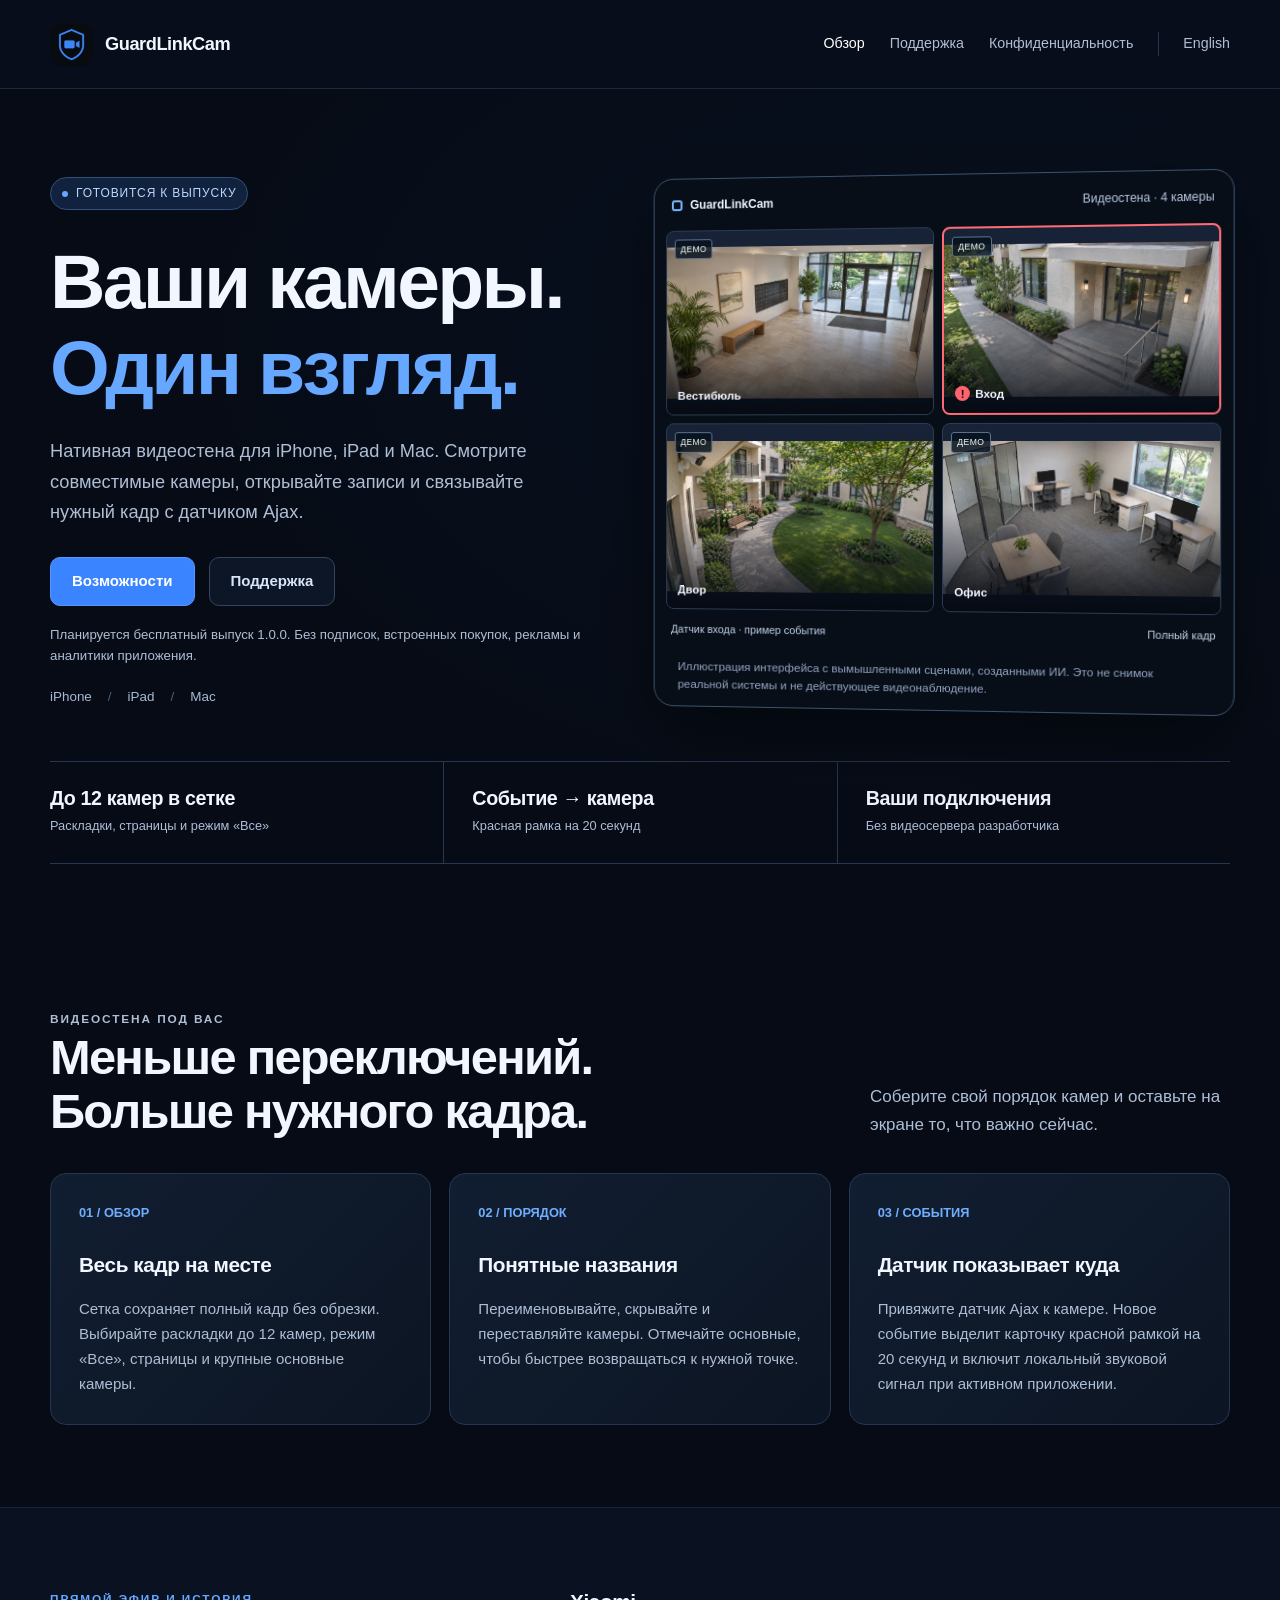
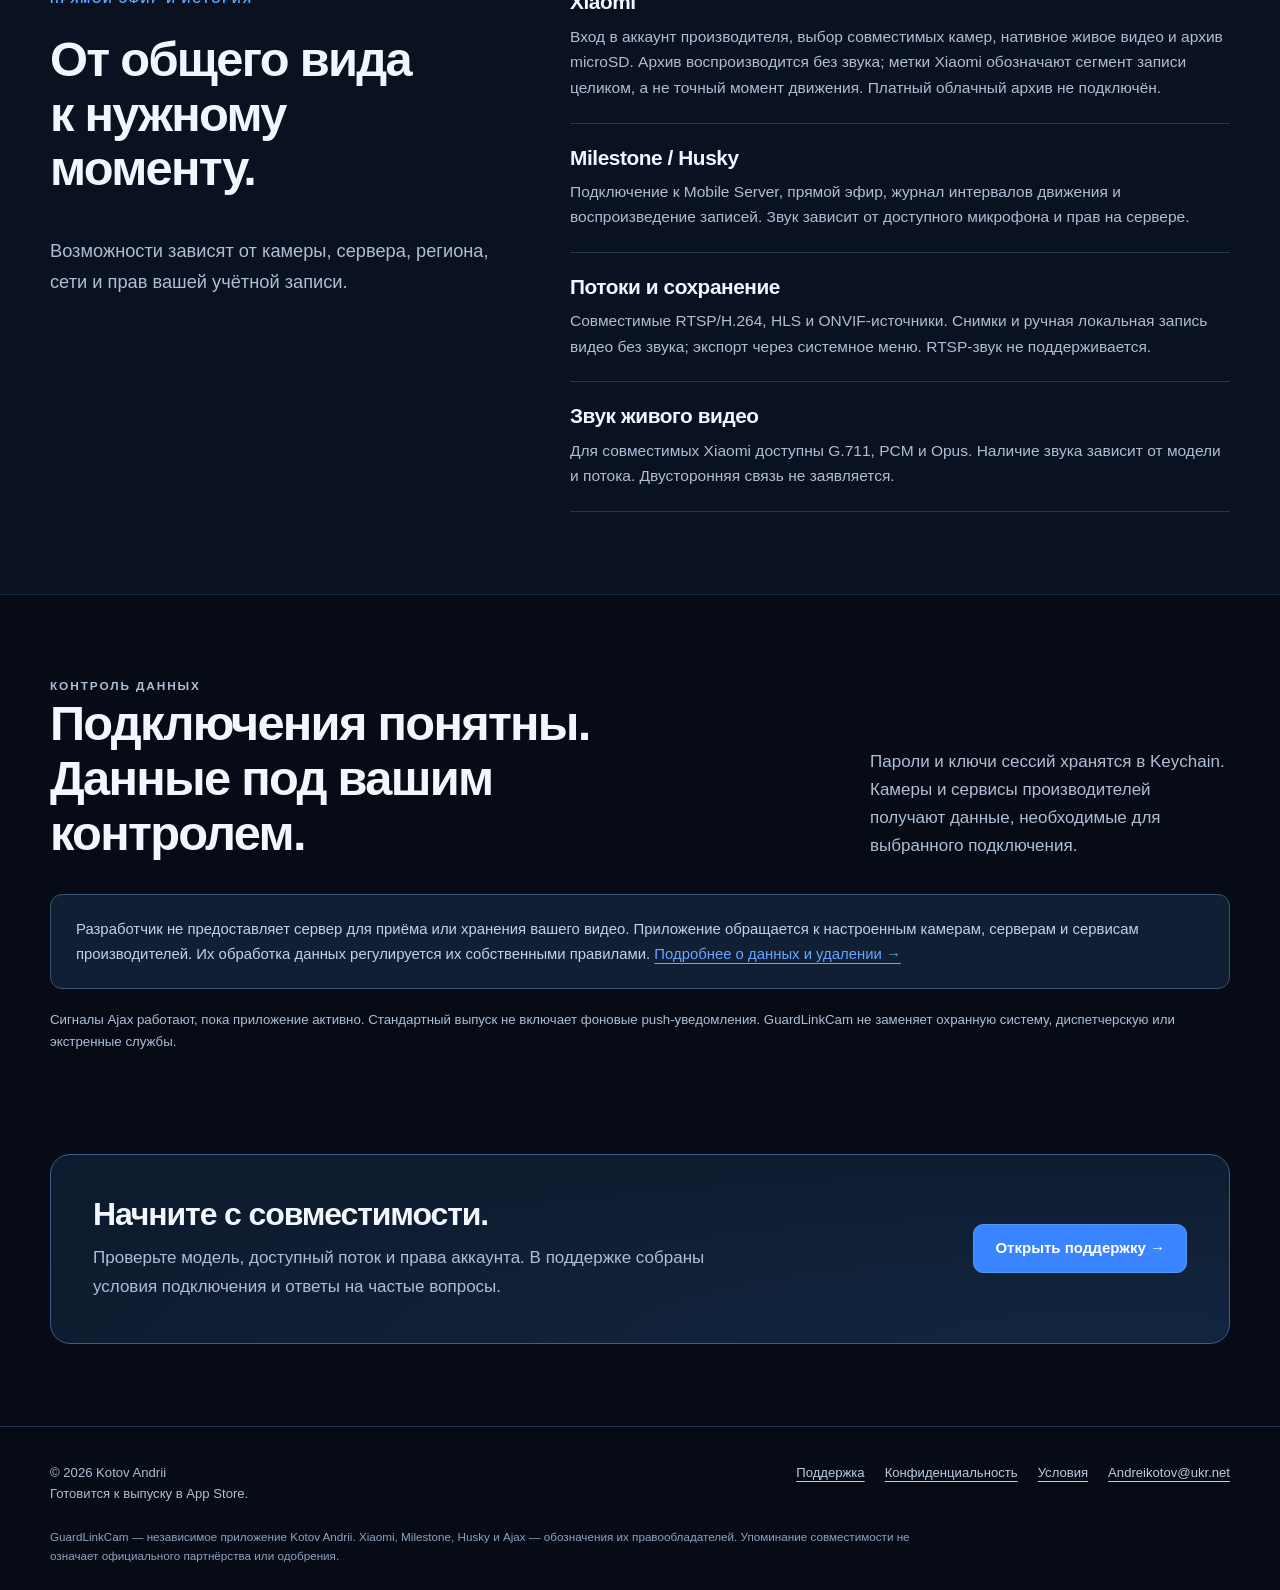
<file: index.html>
<!doctype html>
<html lang="ru"><head><meta charset="utf-8"><meta name="viewport" content="width=device-width,initial-scale=1"><meta name="color-scheme" content="dark"><meta name="theme-color" content="#060b15"><title>GuardLinkCam — камеры в одном окне</title><meta name="description" content="Нативная видеостена для iPhone, iPad и Mac. Прямой эфир, записи и связь камер с датчиками. Готовится к выпуску."><link rel="canonical" href="https://guardlinkcam.guardlink-app.com/"><link rel="alternate" hreflang="ru" href="https://guardlinkcam.guardlink-app.com/"><link rel="alternate" hreflang="en" href="https://guardlinkcam.guardlink-app.com/en/"><link rel="alternate" hreflang="x-default" href="https://guardlinkcam.guardlink-app.com/"><link rel="icon" href="/assets/icon.png" type="image/png"><link rel="apple-touch-icon" href="/assets/icon.png"><link rel="stylesheet" href="/assets/site.css"><meta property="og:title" content="GuardLinkCam — камеры в одном окне"><meta property="og:description" content="Нативная видеостена для iPhone, iPad и Mac. Прямой эфир, записи и связь камер с датчиками. Готовится к выпуску."><meta property="og:type" content="website"><meta property="og:url" content="https://guardlinkcam.guardlink-app.com/"><meta property="og:image" content="https://guardlinkcam.guardlink-app.com/assets/icon.png"></head><body>
<a class="skip" href="#main">К содержанию</a><header class="header"><nav class="wrap nav" aria-label="Основная навигация"><a class="brand" href="/"><img src="/assets/icon.png" alt="" width="43" height="43">GuardLinkCam</a><div class="navlinks"><a href="/" aria-current="page">Обзор</a><a href="/support/">Поддержка</a><a href="/privacy/">Конфиденциальность</a><a class="lang" href="/en/" lang="en" hreflang="en">English</a></div></nav></header>
<main id="main"><section class="hero"><div class="wrap"><div class="hero-grid"><div><span class="pill">Готовится к выпуску</span><h1>Ваши камеры.<br><span>Один взгляд.</span></h1><p class="lede">Нативная видеостена для iPhone, iPad и Mac. Смотрите совместимые камеры, открывайте записи и связывайте нужный кадр с датчиком Ajax.</p><div class="actions"><a class="button" href="#features">Возможности</a><a class="button secondary" href="/support/">Поддержка</a></div><p class="small">Планируется бесплатный выпуск 1.0.0. Без подписок, встроенных покупок, рекламы и аналитики приложения.</p><div class="platforms"><span>iPhone</span><span>iPad</span><span>Mac</span></div></div><figure class="wall"><div class="wall-top"><span class="wall-brand">GuardLinkCam</span><span>Видеостена · 4 камеры</span></div><div class="wall-grid"><div class="tile "><img src="/assets/demo-lobby.png" alt="" width="1672" height="941" fetchpriority="high"><span class="tag">ДЕМО</span><span class="camera-label">Вестибюль</span></div><div class="tile alert"><img src="/assets/demo-entrance.png" alt="" width="1672" height="941" loading="lazy"><span class="tag">ДЕМО</span><span class="camera-label">Вход</span></div><div class="tile "><img src="/assets/demo-courtyard.png" alt="" width="1672" height="941" loading="lazy"><span class="tag">ДЕМО</span><span class="camera-label">Двор</span></div><div class="tile "><img src="/assets/demo-office.png" alt="" width="1672" height="941" loading="lazy"><span class="tag">ДЕМО</span><span class="camera-label">Офис</span></div></div><div class="wall-bottom"><span>Датчик входа · пример события</span><span>Полный кадр</span></div><figcaption class="wall-caption">Иллюстрация интерфейса с вымышленными сценами, созданными ИИ. Это не снимок реальной системы и не действующее видеонаблюдение.</figcaption></figure></div><div class="metrics"><div class="metric"><strong>До 12 камер в сетке</strong><span>Раскладки, страницы и режим «Все»</span></div><div class="metric"><strong>Событие → камера</strong><span>Красная рамка на 20 секунд</span></div><div class="metric"><strong>Ваши подключения</strong><span>Без видеосервера разработчика</span></div></div></div></section>
<section class="section" id="features"><div class="wrap"><div class="section-head"><div><p class="eyebrow">Видеостена под вас</p><h2>Меньше переключений.<br>Больше нужного кадра.</h2></div><p>Соберите свой порядок камер и оставьте на экране то, что важно сейчас.</p></div><div class="cards"><article class="card"><span class="number">01 / ОБЗОР</span><h3>Весь кадр на месте</h3><p>Сетка сохраняет полный кадр без обрезки. Выбирайте раскладки до 12 камер, режим «Все», страницы и крупные основные камеры.</p></article><article class="card"><span class="number">02 / ПОРЯДОК</span><h3>Понятные названия</h3><p>Переименовывайте, скрывайте и переставляйте камеры. Отмечайте основные, чтобы быстрее возвращаться к нужной точке.</p></article><article class="card"><span class="number">03 / СОБЫТИЯ</span><h3>Датчик показывает куда</h3><p>Привяжите датчик Ajax к камере. Новое событие выделит карточку красной рамкой на 20 секунд и включит локальный звуковой сигнал при активном приложении.</p></article></div></div></section>
<section class="section tint"><div class="wrap feature-row"><div><p class="eyebrow">Прямой эфир и история</p><h2>От общего вида<br>к нужному моменту.</h2><p class="lede">Возможности зависят от камеры, сервера, региона, сети и прав вашей учётной записи.</p></div><div class="feature-list"><article class="feature-item"><h3>Xiaomi</h3><p>Вход в аккаунт производителя, выбор совместимых камер, нативное живое видео и архив microSD. Архив воспроизводится без звука; метки Xiaomi обозначают сегмент записи целиком, а не точный момент движения. Платный облачный архив не подключён.</p></article><article class="feature-item"><h3>Milestone / Husky</h3><p>Подключение к Mobile Server, прямой эфир, журнал интервалов движения и воспроизведение записей. Звук зависит от доступного микрофона и прав на сервере.</p></article><article class="feature-item"><h3>Потоки и сохранение</h3><p>Совместимые RTSP/H.264, HLS и ONVIF-источники. Снимки и ручная локальная запись видео без звука; экспорт через системное меню. RTSP-звук не поддерживается.</p></article><article class="feature-item"><h3>Звук живого видео</h3><p>Для совместимых Xiaomi доступны G.711, PCM и Opus. Наличие звука зависит от модели и потока. Двусторонняя связь не заявляется.</p></article></div></div></section>
<section class="section"><div class="wrap"><div class="section-head"><div><p class="eyebrow">Контроль данных</p><h2>Подключения понятны.<br>Данные под вашим контролем.</h2></div><p>Пароли и ключи сессий хранятся в Keychain. Камеры и сервисы производителей получают данные, необходимые для выбранного подключения.</p></div><div class="note"><p>Разработчик не предоставляет сервер для приёма или хранения вашего видео. Приложение обращается к настроенным камерам, серверам и сервисам производителей. Их обработка данных регулируется их собственными правилами. <a href="/privacy/">Подробнее о данных и удалении →</a></p></div><p class="small" style="margin-top:20px">Сигналы Ajax работают, пока приложение активно. Стандартный выпуск не включает фоновые push-уведомления. GuardLinkCam не заменяет охранную систему, диспетчерскую или экстренные службы.</p></div></section>
<section class="section" style="padding-top:0"><div class="wrap"><div class="cta"><div><h2>Начните с совместимости.</h2><p>Проверьте модель, доступный поток и права аккаунта. В поддержке собраны условия подключения и ответы на частые вопросы.</p></div><a class="button" href="/support/">Открыть поддержку →</a></div></div></section></main><footer class="footer"><div class="wrap"><div class="footer-top"><div>© 2026 Kotov Andrii<br>Готовится к выпуску в App Store.</div><div class="footer-links"><a href="/support/">Поддержка</a><a href="/privacy/">Конфиденциальность</a><a href="/terms/">Условия</a><a href="mailto:Andreikotov@ukr.net">Andreikotov@ukr.net</a></div></div><p class="footer-note">GuardLinkCam — независимое приложение Kotov Andrii. Xiaomi, Milestone, Husky и Ajax — обозначения их правообладателей. Упоминание совместимости не означает официального партнёрства или одобрения.</p></div></footer></body></html>
</file>
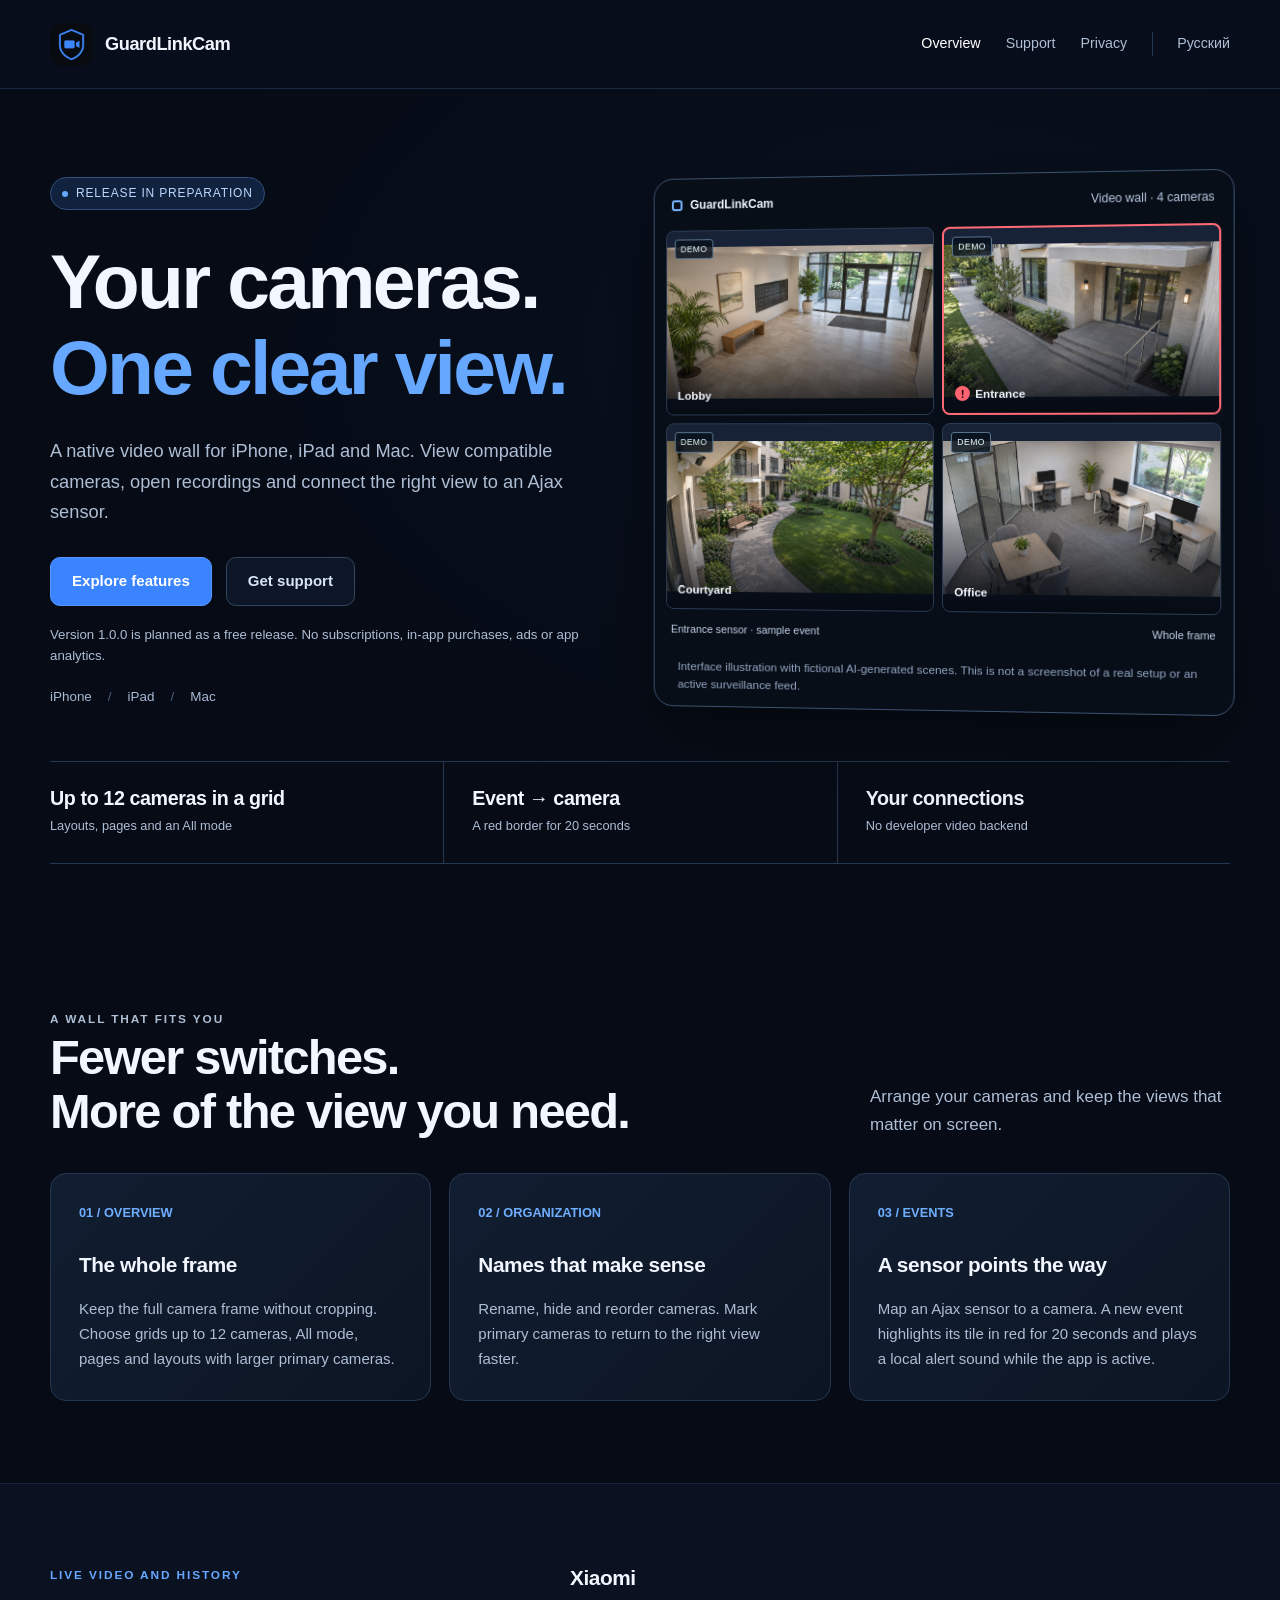
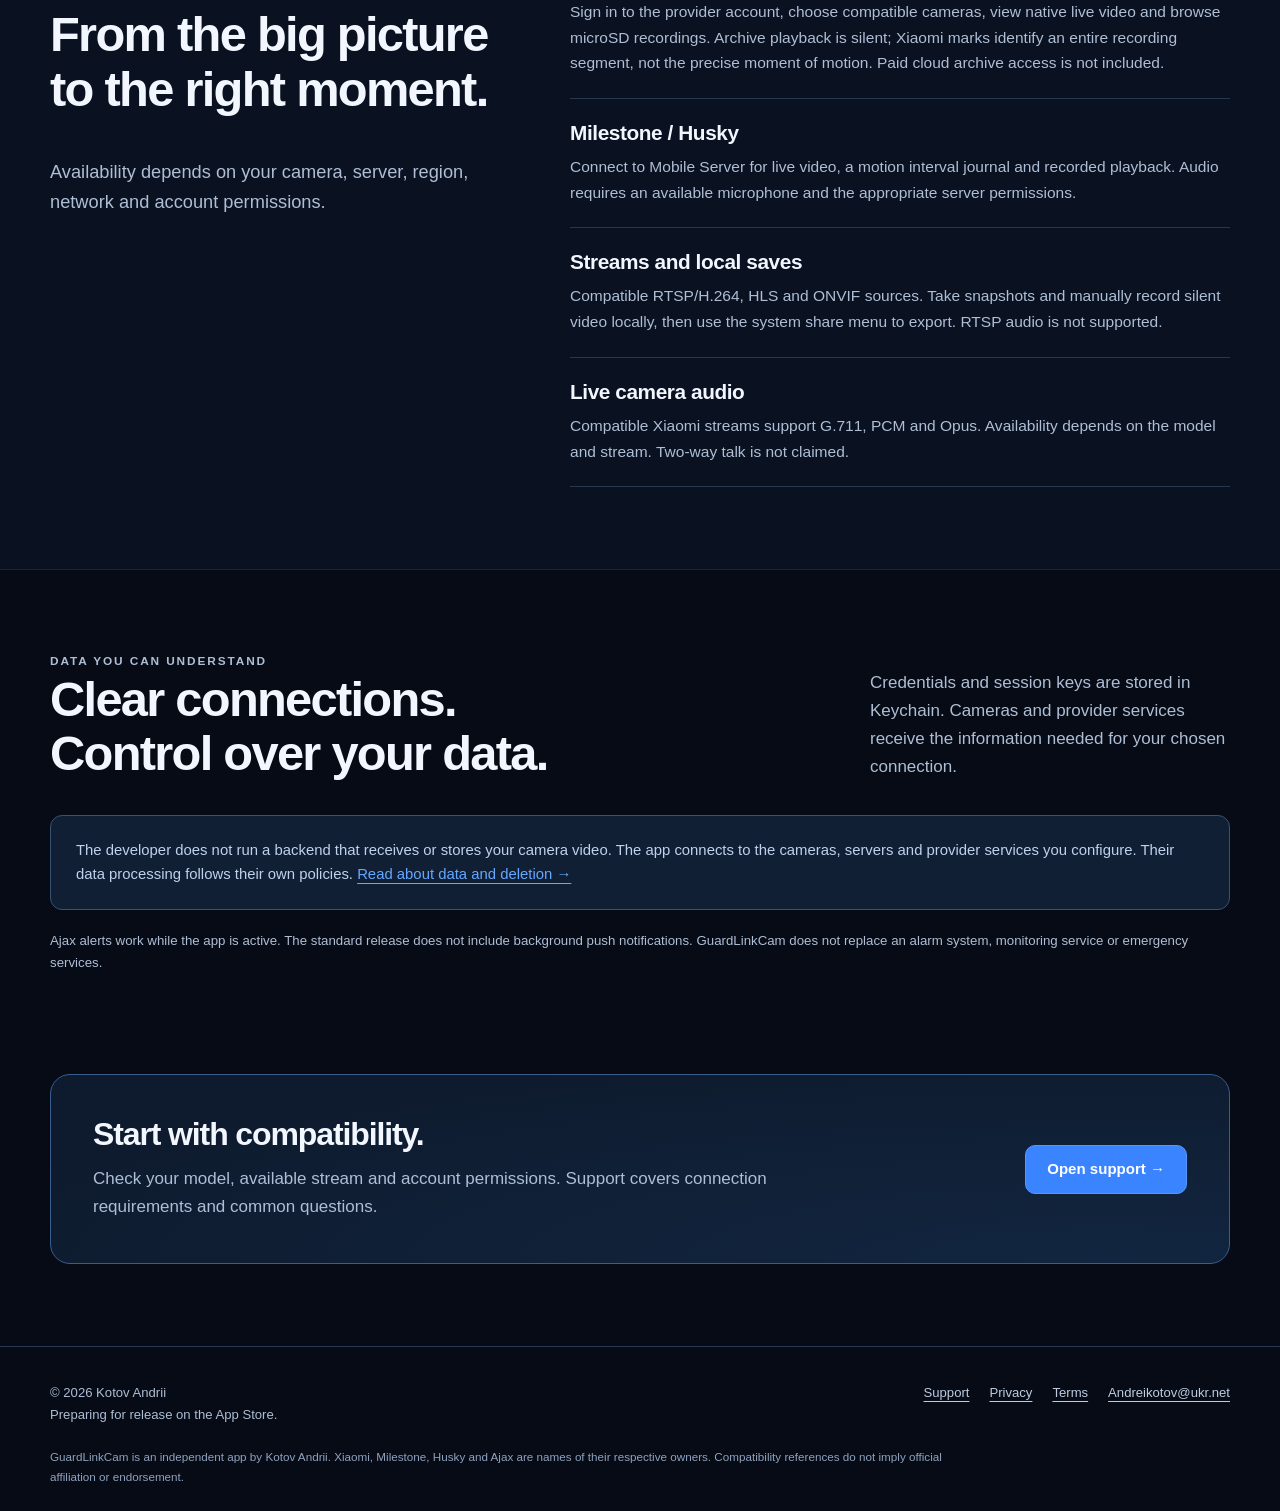
<file: en/index.html>
<!doctype html>
<html lang="en"><head><meta charset="utf-8"><meta name="viewport" content="width=device-width,initial-scale=1"><meta name="color-scheme" content="dark"><meta name="theme-color" content="#060b15"><title>GuardLinkCam — your cameras in one view</title><meta name="description" content="A native video wall for iPhone, iPad and Mac. Live cameras, recordings and sensor-linked views. Release in preparation."><link rel="canonical" href="https://guardlinkcam.guardlink-app.com/en/"><link rel="alternate" hreflang="ru" href="https://guardlinkcam.guardlink-app.com/"><link rel="alternate" hreflang="en" href="https://guardlinkcam.guardlink-app.com/en/"><link rel="alternate" hreflang="x-default" href="https://guardlinkcam.guardlink-app.com/"><link rel="icon" href="/assets/icon.png" type="image/png"><link rel="apple-touch-icon" href="/assets/icon.png"><link rel="stylesheet" href="/assets/site.css"><meta property="og:title" content="GuardLinkCam — your cameras in one view"><meta property="og:description" content="A native video wall for iPhone, iPad and Mac. Live cameras, recordings and sensor-linked views. Release in preparation."><meta property="og:type" content="website"><meta property="og:url" content="https://guardlinkcam.guardlink-app.com/en/"><meta property="og:image" content="https://guardlinkcam.guardlink-app.com/assets/icon.png"></head><body>
<a class="skip" href="#main">Skip to content</a><header class="header"><nav class="wrap nav" aria-label="Main navigation"><a class="brand" href="/en/"><img src="/assets/icon.png" alt="" width="43" height="43">GuardLinkCam</a><div class="navlinks"><a href="/en/" aria-current="page">Overview</a><a href="/en/support/">Support</a><a href="/en/privacy/">Privacy</a><a class="lang" href="/" lang="ru" hreflang="ru">Русский</a></div></nav></header>
<main id="main"><section class="hero"><div class="wrap"><div class="hero-grid"><div><span class="pill">Release in preparation</span><h1>Your cameras.<br><span>One clear view.</span></h1><p class="lede">A native video wall for iPhone, iPad and Mac. View compatible cameras, open recordings and connect the right view to an Ajax sensor.</p><div class="actions"><a class="button" href="#features">Explore features</a><a class="button secondary" href="/en/support/">Get support</a></div><p class="small">Version 1.0.0 is planned as a free release. No subscriptions, in-app purchases, ads or app analytics.</p><div class="platforms"><span>iPhone</span><span>iPad</span><span>Mac</span></div></div><figure class="wall"><div class="wall-top"><span class="wall-brand">GuardLinkCam</span><span>Video wall · 4 cameras</span></div><div class="wall-grid"><div class="tile "><img src="/assets/demo-lobby.png" alt="" width="1672" height="941" fetchpriority="high"><span class="tag">DEMO</span><span class="camera-label">Lobby</span></div><div class="tile alert"><img src="/assets/demo-entrance.png" alt="" width="1672" height="941" loading="lazy"><span class="tag">DEMO</span><span class="camera-label">Entrance</span></div><div class="tile "><img src="/assets/demo-courtyard.png" alt="" width="1672" height="941" loading="lazy"><span class="tag">DEMO</span><span class="camera-label">Courtyard</span></div><div class="tile "><img src="/assets/demo-office.png" alt="" width="1672" height="941" loading="lazy"><span class="tag">DEMO</span><span class="camera-label">Office</span></div></div><div class="wall-bottom"><span>Entrance sensor · sample event</span><span>Whole frame</span></div><figcaption class="wall-caption">Interface illustration with fictional AI-generated scenes. This is not a screenshot of a real setup or an active surveillance feed.</figcaption></figure></div><div class="metrics"><div class="metric"><strong>Up to 12 cameras in a grid</strong><span>Layouts, pages and an All mode</span></div><div class="metric"><strong>Event → camera</strong><span>A red border for 20 seconds</span></div><div class="metric"><strong>Your connections</strong><span>No developer video backend</span></div></div></div></section>
<section class="section" id="features"><div class="wrap"><div class="section-head"><div><p class="eyebrow">A wall that fits you</p><h2>Fewer switches.<br>More of the view you need.</h2></div><p>Arrange your cameras and keep the views that matter on screen.</p></div><div class="cards"><article class="card"><span class="number">01 / OVERVIEW</span><h3>The whole frame</h3><p>Keep the full camera frame without cropping. Choose grids up to 12 cameras, All mode, pages and layouts with larger primary cameras.</p></article><article class="card"><span class="number">02 / ORGANIZATION</span><h3>Names that make sense</h3><p>Rename, hide and reorder cameras. Mark primary cameras to return to the right view faster.</p></article><article class="card"><span class="number">03 / EVENTS</span><h3>A sensor points the way</h3><p>Map an Ajax sensor to a camera. A new event highlights its tile in red for 20 seconds and plays a local alert sound while the app is active.</p></article></div></div></section>
<section class="section tint"><div class="wrap feature-row"><div><p class="eyebrow">Live video and history</p><h2>From the big picture<br>to the right moment.</h2><p class="lede">Availability depends on your camera, server, region, network and account permissions.</p></div><div class="feature-list"><article class="feature-item"><h3>Xiaomi</h3><p>Sign in to the provider account, choose compatible cameras, view native live video and browse microSD recordings. Archive playback is silent; Xiaomi marks identify an entire recording segment, not the precise moment of motion. Paid cloud archive access is not included.</p></article><article class="feature-item"><h3>Milestone / Husky</h3><p>Connect to Mobile Server for live video, a motion interval journal and recorded playback. Audio requires an available microphone and the appropriate server permissions.</p></article><article class="feature-item"><h3>Streams and local saves</h3><p>Compatible RTSP/H.264, HLS and ONVIF sources. Take snapshots and manually record silent video locally, then use the system share menu to export. RTSP audio is not supported.</p></article><article class="feature-item"><h3>Live camera audio</h3><p>Compatible Xiaomi streams support G.711, PCM and Opus. Availability depends on the model and stream. Two-way talk is not claimed.</p></article></div></div></section>
<section class="section"><div class="wrap"><div class="section-head"><div><p class="eyebrow">Data you can understand</p><h2>Clear connections.<br>Control over your data.</h2></div><p>Credentials and session keys are stored in Keychain. Cameras and provider services receive the information needed for your chosen connection.</p></div><div class="note"><p>The developer does not run a backend that receives or stores your camera video. The app connects to the cameras, servers and provider services you configure. Their data processing follows their own policies. <a href="/en/privacy/">Read about data and deletion →</a></p></div><p class="small" style="margin-top:20px">Ajax alerts work while the app is active. The standard release does not include background push notifications. GuardLinkCam does not replace an alarm system, monitoring service or emergency services.</p></div></section>
<section class="section" style="padding-top:0"><div class="wrap"><div class="cta"><div><h2>Start with compatibility.</h2><p>Check your model, available stream and account permissions. Support covers connection requirements and common questions.</p></div><a class="button" href="/en/support/">Open support →</a></div></div></section></main><footer class="footer"><div class="wrap"><div class="footer-top"><div>© 2026 Kotov Andrii<br>Preparing for release on the App Store.</div><div class="footer-links"><a href="/en/support/">Support</a><a href="/en/privacy/">Privacy</a><a href="/en/terms/">Terms</a><a href="mailto:Andreikotov@ukr.net">Andreikotov@ukr.net</a></div></div><p class="footer-note">GuardLinkCam is an independent app by Kotov Andrii. Xiaomi, Milestone, Husky and Ajax are names of their respective owners. Compatibility references do not imply official affiliation or endorsement.</p></div></footer></body></html>
</file>
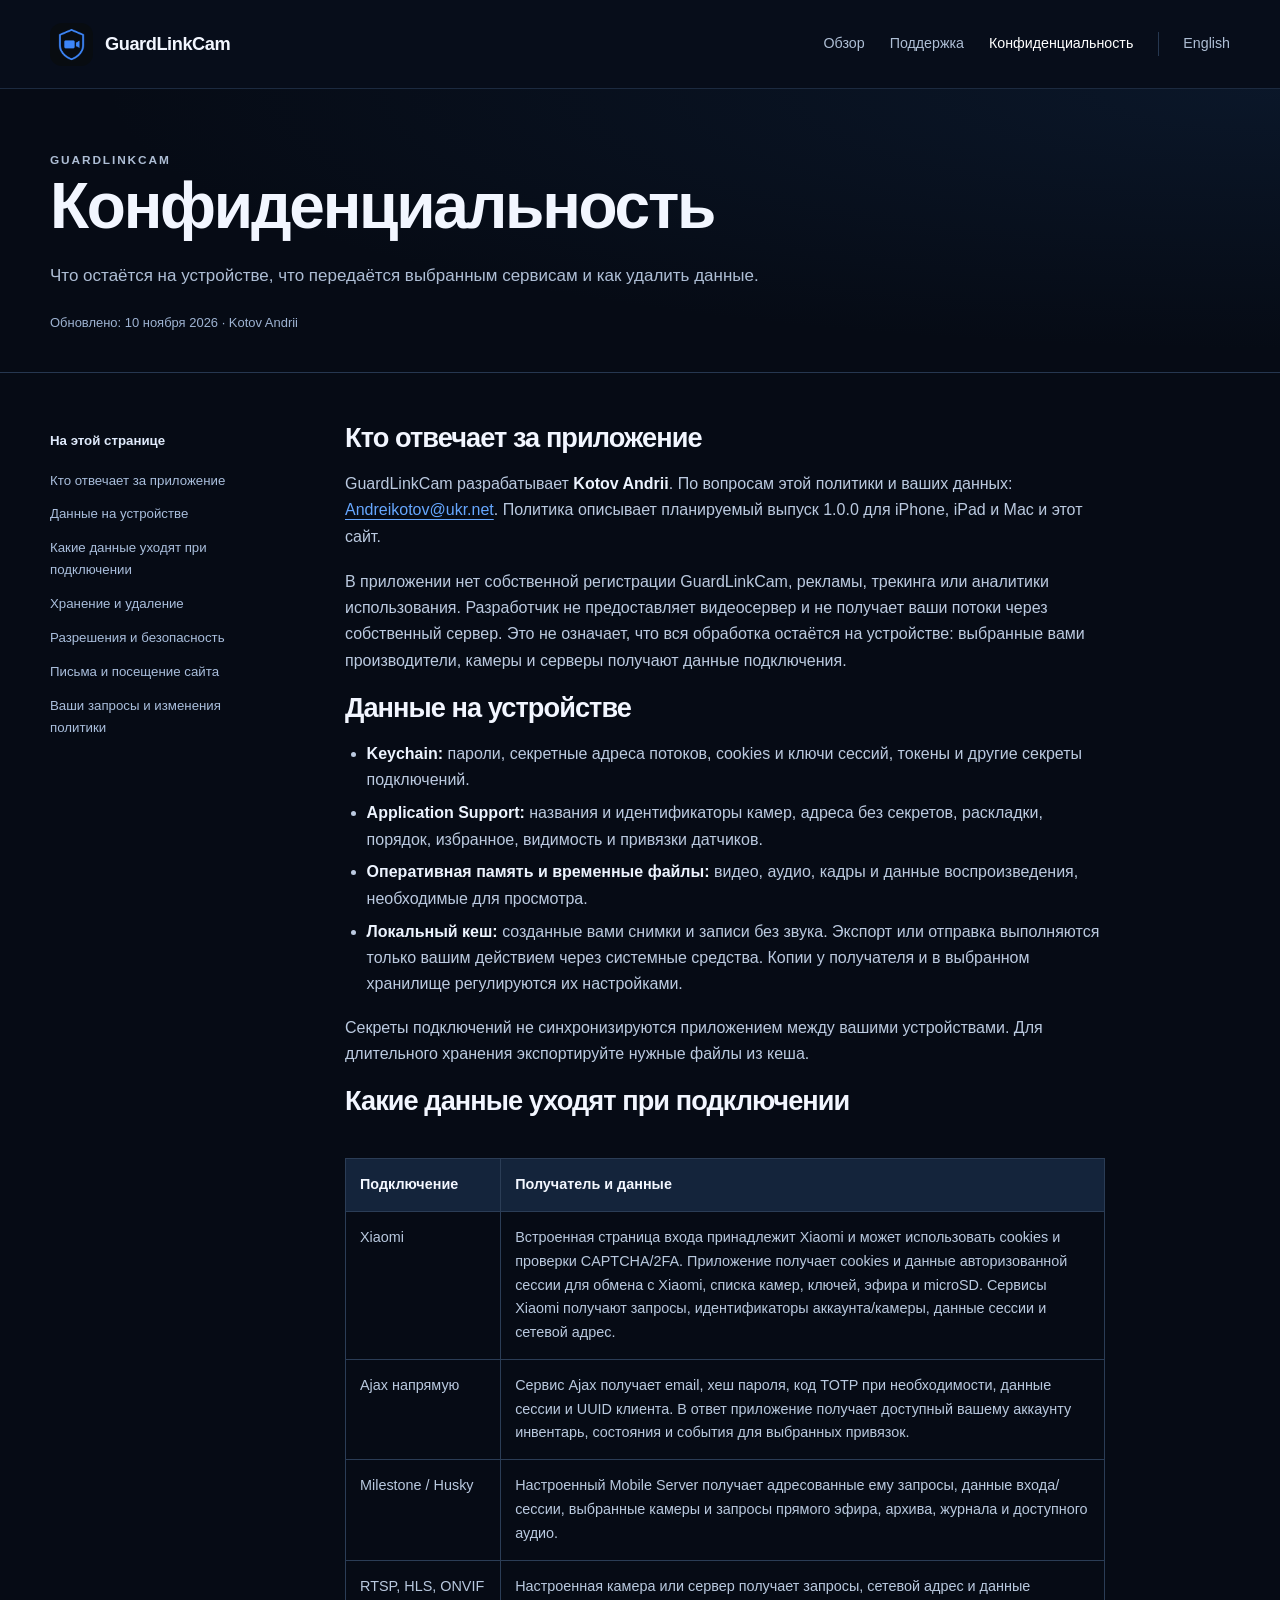
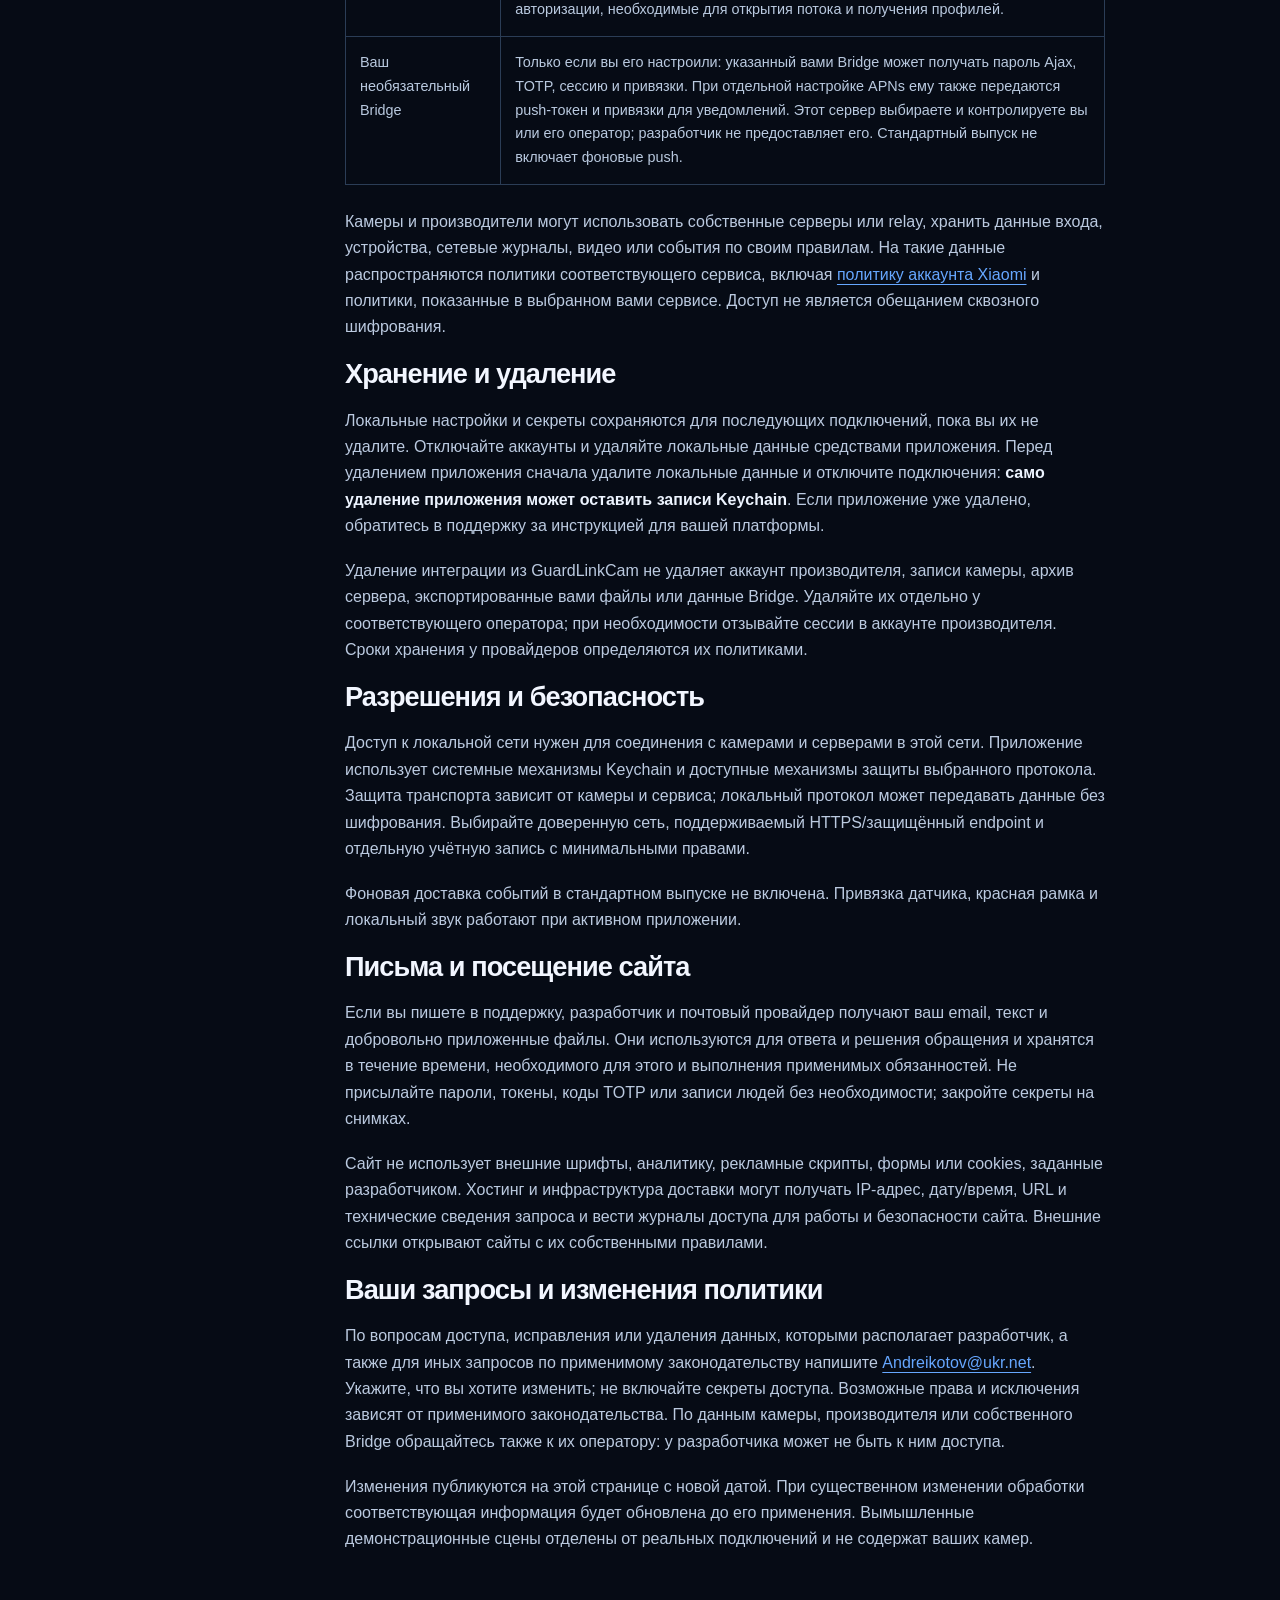
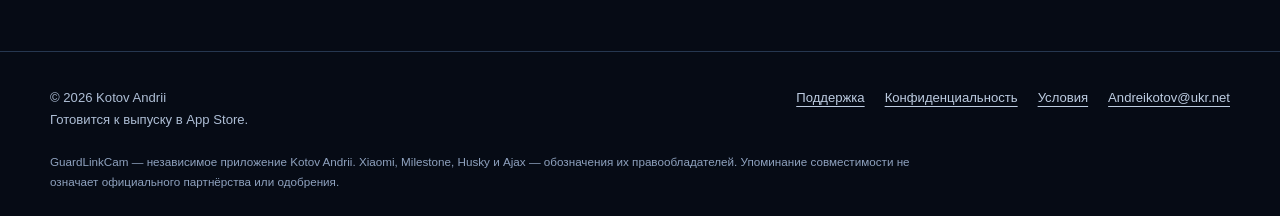
<file: privacy/index.html>
<!doctype html>
<html lang="ru"><head><meta charset="utf-8"><meta name="viewport" content="width=device-width,initial-scale=1"><meta name="color-scheme" content="dark"><meta name="theme-color" content="#060b15"><title>Конфиденциальность — GuardLinkCam</title><meta name="description" content="Что остаётся на устройстве, что передаётся выбранным сервисам и как удалить данные."><link rel="canonical" href="https://guardlinkcam.guardlink-app.com/privacy/"><link rel="alternate" hreflang="ru" href="https://guardlinkcam.guardlink-app.com/privacy/"><link rel="alternate" hreflang="en" href="https://guardlinkcam.guardlink-app.com/en/privacy/"><link rel="alternate" hreflang="x-default" href="https://guardlinkcam.guardlink-app.com/privacy/"><link rel="icon" href="/assets/icon.png" type="image/png"><link rel="apple-touch-icon" href="/assets/icon.png"><link rel="stylesheet" href="/assets/site.css"><meta property="og:title" content="Конфиденциальность — GuardLinkCam"><meta property="og:description" content="Что остаётся на устройстве, что передаётся выбранным сервисам и как удалить данные."><meta property="og:type" content="website"><meta property="og:url" content="https://guardlinkcam.guardlink-app.com/privacy/"><meta property="og:image" content="https://guardlinkcam.guardlink-app.com/assets/icon.png"></head><body>
<a class="skip" href="#main">К содержанию</a><header class="header"><nav class="wrap nav" aria-label="Основная навигация"><a class="brand" href="/"><img src="/assets/icon.png" alt="" width="43" height="43">GuardLinkCam</a><div class="navlinks"><a href="/">Обзор</a><a href="/support/">Поддержка</a><a href="/privacy/" aria-current="page">Конфиденциальность</a><a class="lang" href="/en/privacy/" lang="en" hreflang="en">English</a></div></nav></header>
<main id="main"><div class="page-hero"><div class="wrap"><p class="eyebrow">GuardLinkCam</p><h1>Конфиденциальность</h1><p>Что остаётся на устройстве, что передаётся выбранным сервисам и как удалить данные.</p><span class="page-meta">Обновлено: 10 ноября 2026 · Kotov Andrii</span></div></div><div class="wrap document"><aside class="contents" aria-label="На этой странице"><strong>На этой странице</strong><a href="#scope">Кто отвечает за приложение</a><a href="#local">Данные на устройстве</a><a href="#connections">Какие данные уходят при подключении</a><a href="#retention">Хранение и удаление</a><a href="#permissions">Разрешения и безопасность</a><a href="#support-site">Письма и посещение сайта</a><a href="#rights">Ваши запросы и изменения политики</a></aside><div class="prose"><section aria-labelledby="scope"><h2 id="scope">Кто отвечает за приложение</h2><p>GuardLinkCam разрабатывает <strong>Kotov Andrii</strong>. По вопросам этой политики и ваших данных: <a href="mailto:Andreikotov@ukr.net">Andreikotov@ukr.net</a>. Политика описывает планируемый выпуск 1.0.0 для iPhone, iPad и Mac и этот сайт.</p><p>В приложении нет собственной регистрации GuardLinkCam, рекламы, трекинга или аналитики использования. Разработчик не предоставляет видеосервер и не получает ваши потоки через собственный сервер. Это не означает, что вся обработка остаётся на устройстве: выбранные вами производители, камеры и серверы получают данные подключения.</p></section><section aria-labelledby="local"><h2 id="local">Данные на устройстве</h2><ul><li><strong>Keychain:</strong> пароли, секретные адреса потоков, cookies и ключи сессий, токены и другие секреты подключений.</li><li><strong>Application Support:</strong> названия и идентификаторы камер, адреса без секретов, раскладки, порядок, избранное, видимость и привязки датчиков.</li><li><strong>Оперативная память и временные файлы:</strong> видео, аудио, кадры и данные воспроизведения, необходимые для просмотра.</li><li><strong>Локальный кеш:</strong> созданные вами снимки и записи без звука. Экспорт или отправка выполняются только вашим действием через системные средства. Копии у получателя и в выбранном хранилище регулируются их настройками.</li></ul><p>Секреты подключений не синхронизируются приложением между вашими устройствами. Для длительного хранения экспортируйте нужные файлы из кеша.</p></section><section aria-labelledby="connections"><h2 id="connections">Какие данные уходят при подключении</h2><div class="table-scroll"><table><thead><tr><th>Подключение</th><th>Получатель и данные</th></tr></thead><tbody><tr><td>Xiaomi</td><td>Встроенная страница входа принадлежит Xiaomi и может использовать cookies и проверки CAPTCHA/2FA. Приложение получает cookies и данные авторизованной сессии для обмена с Xiaomi, списка камер, ключей, эфира и microSD. Сервисы Xiaomi получают запросы, идентификаторы аккаунта/камеры, данные сессии и сетевой адрес.</td></tr><tr><td>Ajax напрямую</td><td>Сервис Ajax получает email, хеш пароля, код TOTP при необходимости, данные сессии и UUID клиента. В ответ приложение получает доступный вашему аккаунту инвентарь, состояния и события для выбранных привязок.</td></tr><tr><td>Milestone / Husky</td><td>Настроенный Mobile Server получает адресованные ему запросы, данные входа/сессии, выбранные камеры и запросы прямого эфира, архива, журнала и доступного аудио.</td></tr><tr><td>RTSP, HLS, ONVIF</td><td>Настроенная камера или сервер получает запросы, сетевой адрес и данные авторизации, необходимые для открытия потока и получения профилей.</td></tr><tr><td>Ваш необязательный Bridge</td><td>Только если вы его настроили: указанный вами Bridge может получать пароль Ajax, TOTP, сессию и привязки. При отдельной настройке APNs ему также передаются push-токен и привязки для уведомлений. Этот сервер выбираете и контролируете вы или его оператор; разработчик не предоставляет его. Стандартный выпуск не включает фоновые push.</td></tr></tbody></table></div><p>Камеры и производители могут использовать собственные серверы или relay, хранить данные входа, устройства, сетевые журналы, видео или события по своим правилам. На такие данные распространяются политики соответствующего сервиса, включая <a href="https://privacy.mi.com/globalmiaccount/en_US/">политику аккаунта Xiaomi</a> и политики, показанные в выбранном вами сервисе. Доступ не является обещанием сквозного шифрования.</p></section><section aria-labelledby="retention"><h2 id="retention">Хранение и удаление</h2><p>Локальные настройки и секреты сохраняются для последующих подключений, пока вы их не удалите. Отключайте аккаунты и удаляйте локальные данные средствами приложения. Перед удалением приложения сначала удалите локальные данные и отключите подключения: <strong>само удаление приложения может оставить записи Keychain</strong>. Если приложение уже удалено, обратитесь в поддержку за инструкцией для вашей платформы.</p><p>Удаление интеграции из GuardLinkCam не удаляет аккаунт производителя, записи камеры, архив сервера, экспортированные вами файлы или данные Bridge. Удаляйте их отдельно у соответствующего оператора; при необходимости отзывайте сессии в аккаунте производителя. Сроки хранения у провайдеров определяются их политиками.</p></section><section aria-labelledby="permissions"><h2 id="permissions">Разрешения и безопасность</h2><p>Доступ к локальной сети нужен для соединения с камерами и серверами в этой сети. Приложение использует системные механизмы Keychain и доступные механизмы защиты выбранного протокола. Защита транспорта зависит от камеры и сервиса; локальный протокол может передавать данные без шифрования. Выбирайте доверенную сеть, поддерживаемый HTTPS/защищённый endpoint и отдельную учётную запись с минимальными правами.</p><p>Фоновая доставка событий в стандартном выпуске не включена. Привязка датчика, красная рамка и локальный звук работают при активном приложении.</p></section><section aria-labelledby="support-site"><h2 id="support-site">Письма и посещение сайта</h2><p>Если вы пишете в поддержку, разработчик и почтовый провайдер получают ваш email, текст и добровольно приложенные файлы. Они используются для ответа и решения обращения и хранятся в течение времени, необходимого для этого и выполнения применимых обязанностей. Не присылайте пароли, токены, коды TOTP или записи людей без необходимости; закройте секреты на снимках.</p><p>Сайт не использует внешние шрифты, аналитику, рекламные скрипты, формы или cookies, заданные разработчиком. Хостинг и инфраструктура доставки могут получать IP-адрес, дату/время, URL и технические сведения запроса и вести журналы доступа для работы и безопасности сайта. Внешние ссылки открывают сайты с их собственными правилами.</p></section><section aria-labelledby="rights"><h2 id="rights">Ваши запросы и изменения политики</h2><p>По вопросам доступа, исправления или удаления данных, которыми располагает разработчик, а также для иных запросов по применимому законодательству напишите <a href="mailto:Andreikotov@ukr.net">Andreikotov@ukr.net</a>. Укажите, что вы хотите изменить; не включайте секреты доступа. Возможные права и исключения зависят от применимого законодательства. По данным камеры, производителя или собственного Bridge обращайтесь также к их оператору: у разработчика может не быть к ним доступа.</p><p>Изменения публикуются на этой странице с новой датой. При существенном изменении обработки соответствующая информация будет обновлена до его применения. Вымышленные демонстрационные сцены отделены от реальных подключений и не содержат ваших камер.</p></section></div></div></main><footer class="footer"><div class="wrap"><div class="footer-top"><div>© 2026 Kotov Andrii<br>Готовится к выпуску в App Store.</div><div class="footer-links"><a href="/support/">Поддержка</a><a href="/privacy/">Конфиденциальность</a><a href="/terms/">Условия</a><a href="mailto:Andreikotov@ukr.net">Andreikotov@ukr.net</a></div></div><p class="footer-note">GuardLinkCam — независимое приложение Kotov Andrii. Xiaomi, Milestone, Husky и Ajax — обозначения их правообладателей. Упоминание совместимости не означает официального партнёрства или одобрения.</p></div></footer></body></html>
</file>
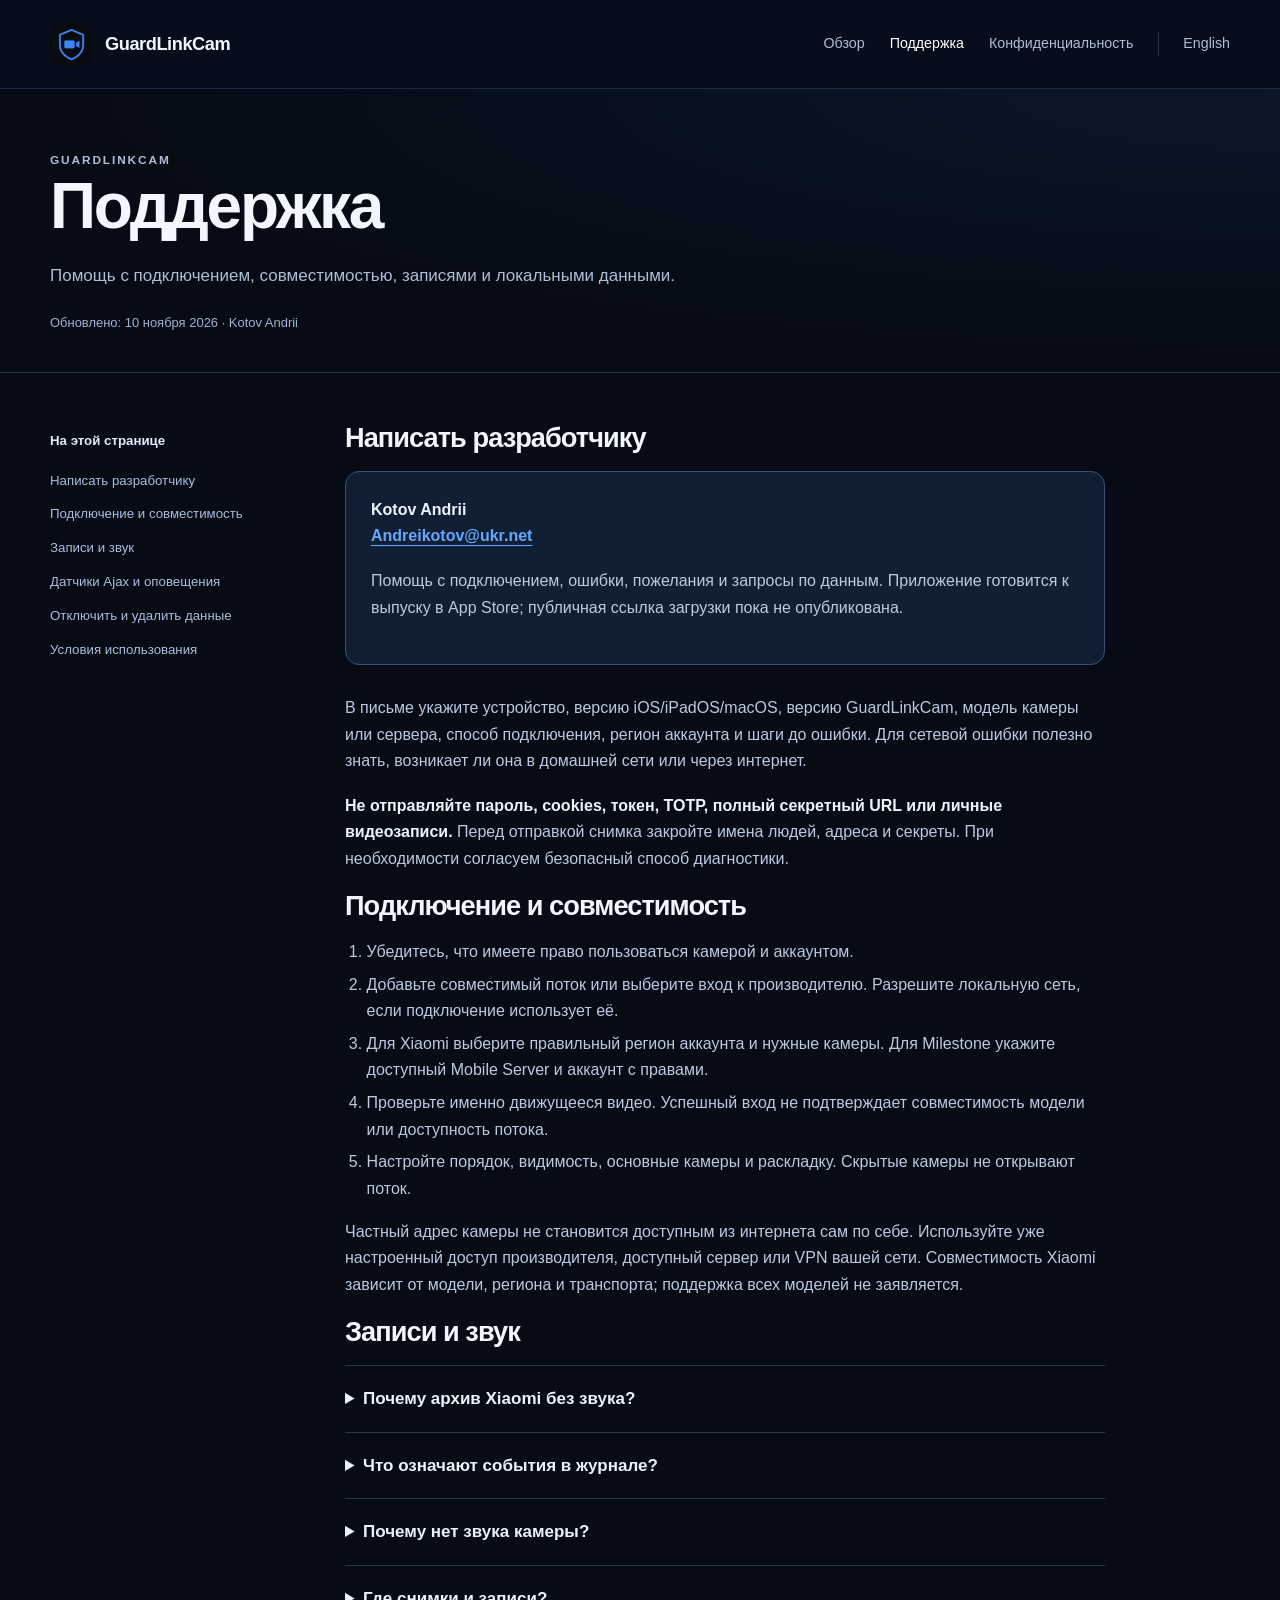
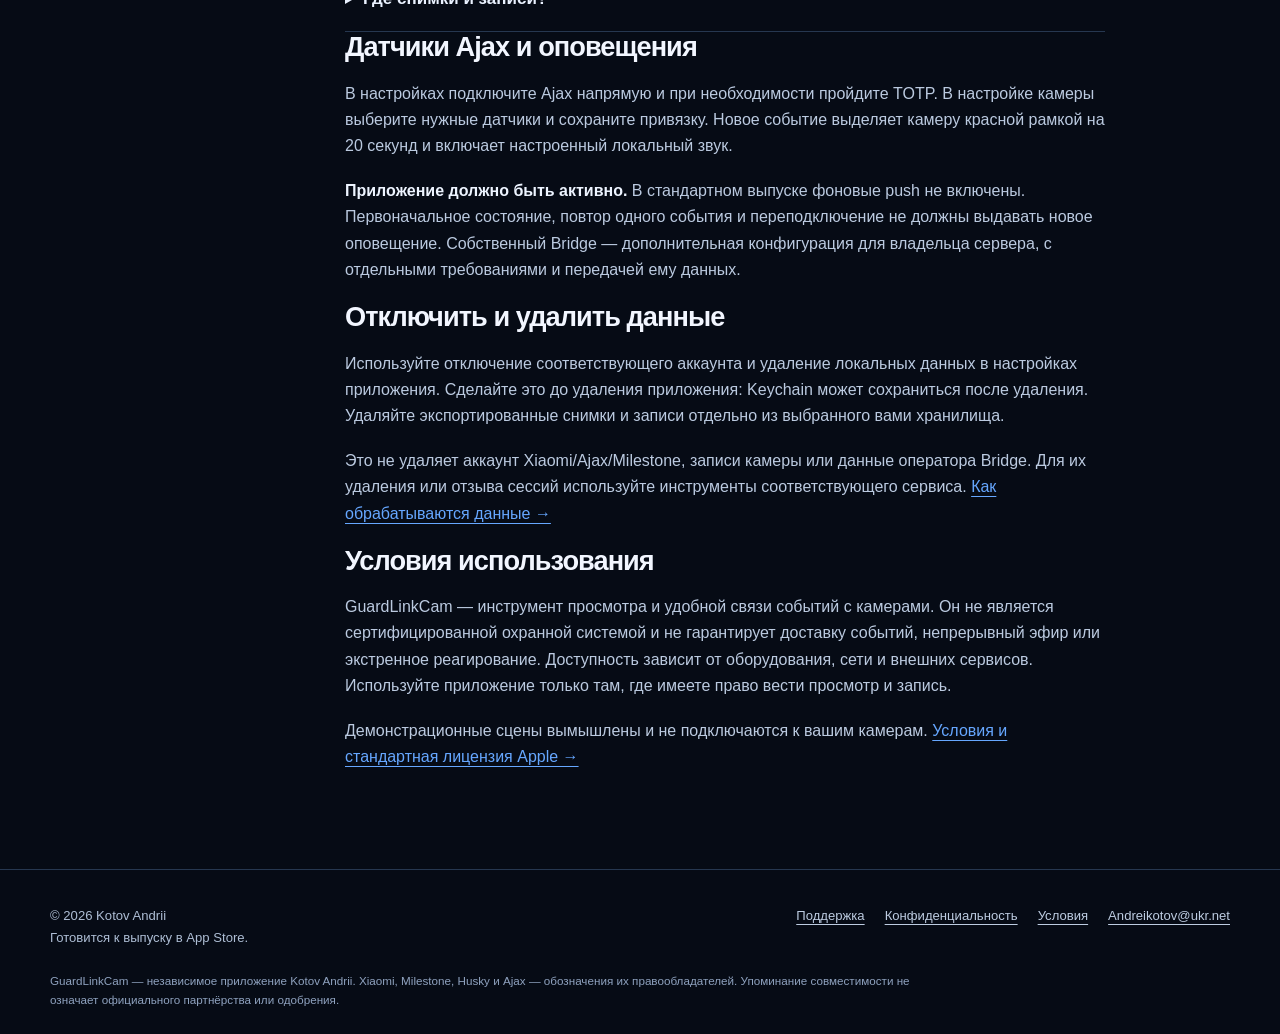
<file: support/index.html>
<!doctype html>
<html lang="ru"><head><meta charset="utf-8"><meta name="viewport" content="width=device-width,initial-scale=1"><meta name="color-scheme" content="dark"><meta name="theme-color" content="#060b15"><title>Поддержка — GuardLinkCam</title><meta name="description" content="Помощь с подключением, совместимостью, записями и локальными данными."><link rel="canonical" href="https://guardlinkcam.guardlink-app.com/support/"><link rel="alternate" hreflang="ru" href="https://guardlinkcam.guardlink-app.com/support/"><link rel="alternate" hreflang="en" href="https://guardlinkcam.guardlink-app.com/en/support/"><link rel="alternate" hreflang="x-default" href="https://guardlinkcam.guardlink-app.com/support/"><link rel="icon" href="/assets/icon.png" type="image/png"><link rel="apple-touch-icon" href="/assets/icon.png"><link rel="stylesheet" href="/assets/site.css"><meta property="og:title" content="Поддержка — GuardLinkCam"><meta property="og:description" content="Помощь с подключением, совместимостью, записями и локальными данными."><meta property="og:type" content="website"><meta property="og:url" content="https://guardlinkcam.guardlink-app.com/support/"><meta property="og:image" content="https://guardlinkcam.guardlink-app.com/assets/icon.png"></head><body>
<a class="skip" href="#main">К содержанию</a><header class="header"><nav class="wrap nav" aria-label="Основная навигация"><a class="brand" href="/"><img src="/assets/icon.png" alt="" width="43" height="43">GuardLinkCam</a><div class="navlinks"><a href="/">Обзор</a><a href="/support/" aria-current="page">Поддержка</a><a href="/privacy/">Конфиденциальность</a><a class="lang" href="/en/support/" lang="en" hreflang="en">English</a></div></nav></header>
<main id="main"><div class="page-hero"><div class="wrap"><p class="eyebrow">GuardLinkCam</p><h1>Поддержка</h1><p>Помощь с подключением, совместимостью, записями и локальными данными.</p><span class="page-meta">Обновлено: 10 ноября 2026 · Kotov Andrii</span></div></div><div class="wrap document"><aside class="contents" aria-label="На этой странице"><strong>На этой странице</strong><a href="#contact">Написать разработчику</a><a href="#start">Подключение и совместимость</a><a href="#archive">Записи и звук</a><a href="#ajax">Датчики Ajax и оповещения</a><a href="#data">Отключить и удалить данные</a><a href="#limits">Условия использования</a></aside><div class="prose"><section aria-labelledby="contact"><h2 id="contact">Написать разработчику</h2><div class="contact"><p><strong>Kotov Andrii</strong><br><a class="inline-link" href="mailto:Andreikotov@ukr.net">Andreikotov@ukr.net</a></p><p>Помощь с подключением, ошибки, пожелания и запросы по данным. Приложение готовится к выпуску в App Store; публичная ссылка загрузки пока не опубликована.</p></div><p>В письме укажите устройство, версию iOS/iPadOS/macOS, версию GuardLinkCam, модель камеры или сервера, способ подключения, регион аккаунта и шаги до ошибки. Для сетевой ошибки полезно знать, возникает ли она в домашней сети или через интернет.</p><p><strong>Не отправляйте пароль, cookies, токен, TOTP, полный секретный URL или личные видеозаписи.</strong> Перед отправкой снимка закройте имена людей, адреса и секреты. При необходимости согласуем безопасный способ диагностики.</p></section><section aria-labelledby="start"><h2 id="start">Подключение и совместимость</h2><ol><li>Убедитесь, что имеете право пользоваться камерой и аккаунтом.</li><li>Добавьте совместимый поток или выберите вход к производителю. Разрешите локальную сеть, если подключение использует её.</li><li>Для Xiaomi выберите правильный регион аккаунта и нужные камеры. Для Milestone укажите доступный Mobile Server и аккаунт с правами.</li><li>Проверьте именно движущееся видео. Успешный вход не подтверждает совместимость модели или доступность потока.</li><li>Настройте порядок, видимость, основные камеры и раскладку. Скрытые камеры не открывают поток.</li></ol><p>Частный адрес камеры не становится доступным из интернета сам по себе. Используйте уже настроенный доступ производителя, доступный сервер или VPN вашей сети. Совместимость Xiaomi зависит от модели, региона и транспорта; поддержка всех моделей не заявляется.</p></section><section aria-labelledby="archive"><h2 id="archive">Записи и звук</h2><details class="faq"><summary>Почему архив Xiaomi без звука?</summary><p>Текущая реализация воспроизводит microSD-архив без звука. Возможности скорости и перемотки зависят от модели. Платный облачный архив Xiaomi не подключён.</p></details><details class="faq"><summary>Что означают события в журнале?</summary><p>Milestone показывает интервалы движения, предоставленные сервером. Метки Xiaomi microSD относятся к сегменту целиком и не подтверждают точный момент движения внутри него.</p></details><details class="faq"><summary>Почему нет звука камеры?</summary><p>Звук живого эфира зависит от модели и кодека. Совместимые Xiaomi используют G.711, PCM или Opus. В Milestone нужен доступный микрофон и права на него. RTSP-звук не поддерживается. Ручная локальная запись всегда сохраняется без звука.</p></details><details class="faq"><summary>Где снимки и записи?</summary><p>Приложение сохраняет их локально в кеше. Используйте системный экспорт, чтобы оставить долговременную копию в выбранном месте. Кеш может очищаться системой.</p></details></section><section aria-labelledby="ajax"><h2 id="ajax">Датчики Ajax и оповещения</h2><p>В настройках подключите Ajax напрямую и при необходимости пройдите TOTP. В настройке камеры выберите нужные датчики и сохраните привязку. Новое событие выделяет камеру красной рамкой на 20 секунд и включает настроенный локальный звук.</p><p><strong>Приложение должно быть активно.</strong> В стандартном выпуске фоновые push не включены. Первоначальное состояние, повтор одного события и переподключение не должны выдавать новое оповещение. Собственный Bridge — дополнительная конфигурация для владельца сервера, с отдельными требованиями и передачей ему данных.</p></section><section aria-labelledby="data"><h2 id="data">Отключить и удалить данные</h2><p>Используйте отключение соответствующего аккаунта и удаление локальных данных в настройках приложения. Сделайте это до удаления приложения: Keychain может сохраниться после удаления. Удаляйте экспортированные снимки и записи отдельно из выбранного вами хранилища.</p><p>Это не удаляет аккаунт Xiaomi/Ajax/Milestone, записи камеры или данные оператора Bridge. Для их удаления или отзыва сессий используйте инструменты соответствующего сервиса. <a href="/privacy/">Как обрабатываются данные →</a></p></section><section aria-labelledby="limits"><h2 id="limits">Условия использования</h2><p>GuardLinkCam — инструмент просмотра и удобной связи событий с камерами. Он не является сертифицированной охранной системой и не гарантирует доставку событий, непрерывный эфир или экстренное реагирование. Доступность зависит от оборудования, сети и внешних сервисов. Используйте приложение только там, где имеете право вести просмотр и запись.</p><p>Демонстрационные сцены вымышлены и не подключаются к вашим камерам. <a href="/terms/">Условия и стандартная лицензия Apple →</a></p></section></div></div></main><footer class="footer"><div class="wrap"><div class="footer-top"><div>© 2026 Kotov Andrii<br>Готовится к выпуску в App Store.</div><div class="footer-links"><a href="/support/">Поддержка</a><a href="/privacy/">Конфиденциальность</a><a href="/terms/">Условия</a><a href="mailto:Andreikotov@ukr.net">Andreikotov@ukr.net</a></div></div><p class="footer-note">GuardLinkCam — независимое приложение Kotov Andrii. Xiaomi, Milestone, Husky и Ajax — обозначения их правообладателей. Упоминание совместимости не означает официального партнёрства или одобрения.</p></div></footer></body></html>
</file>
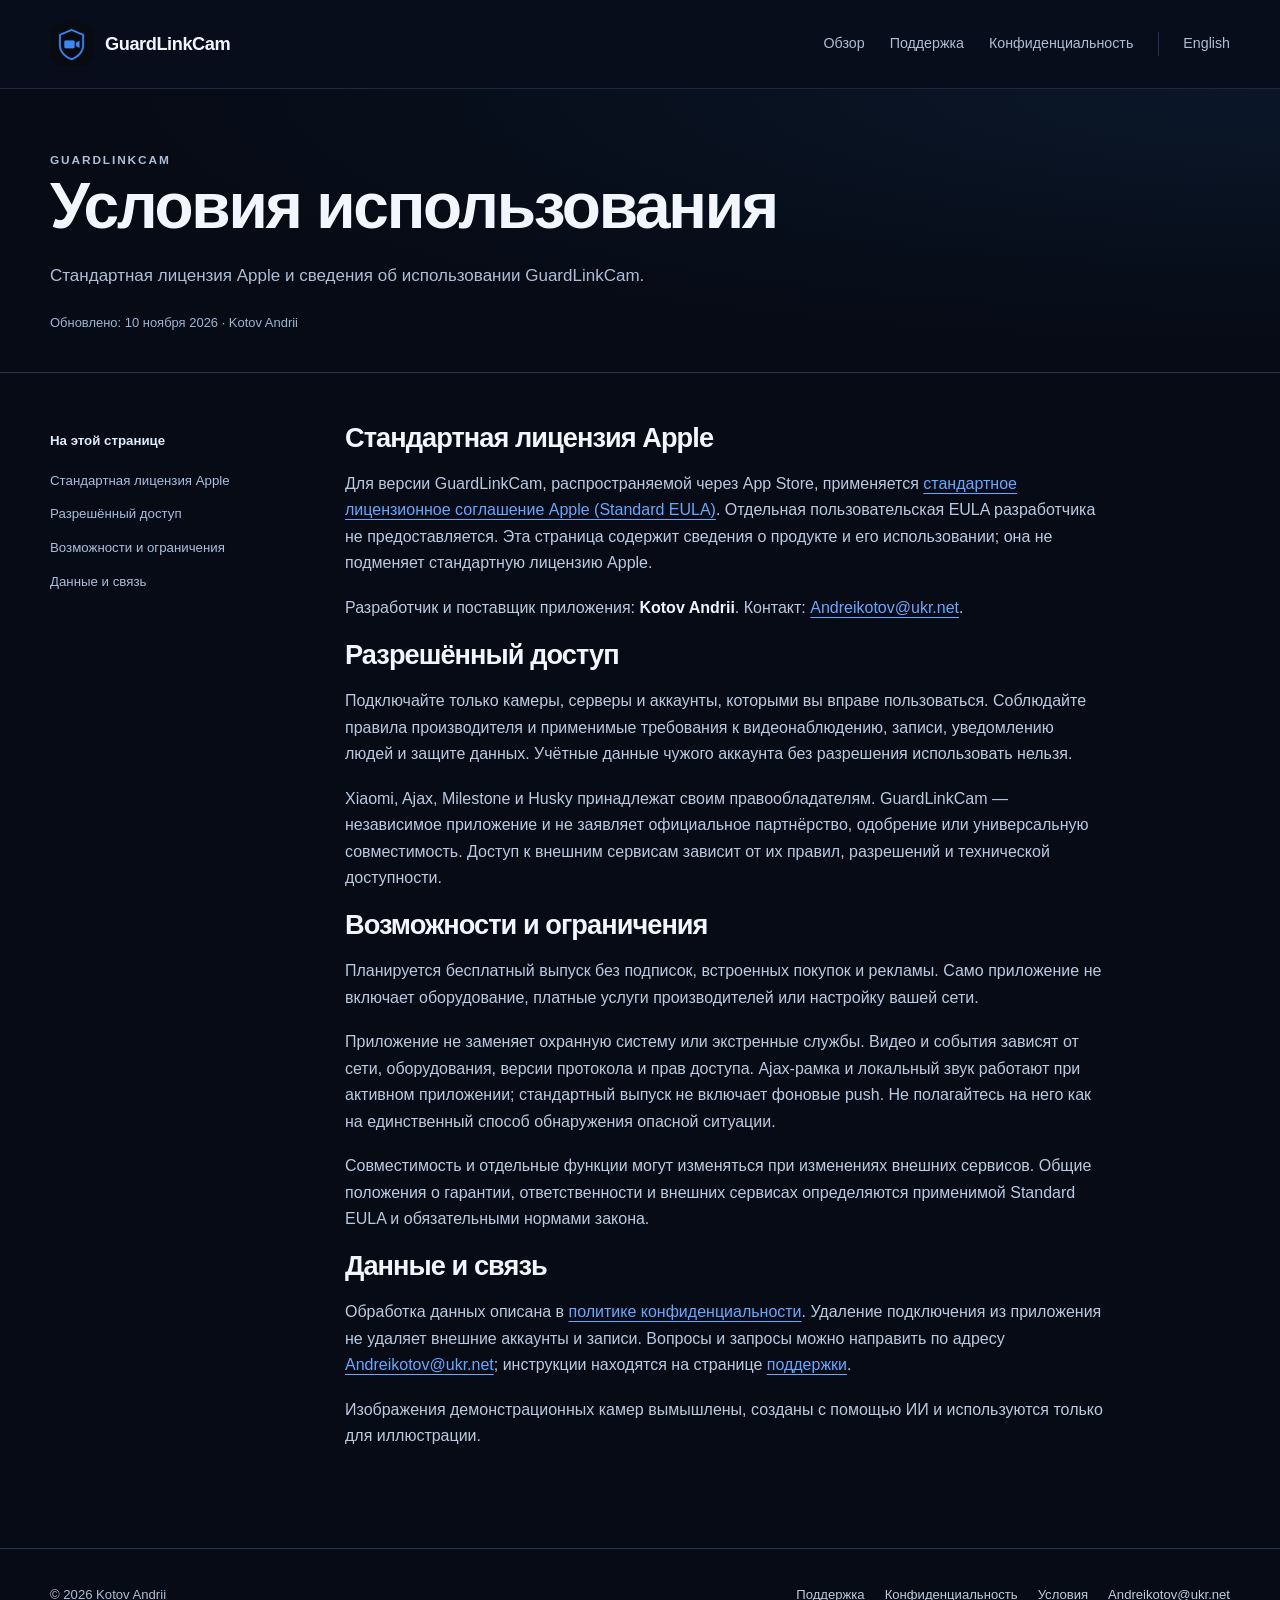
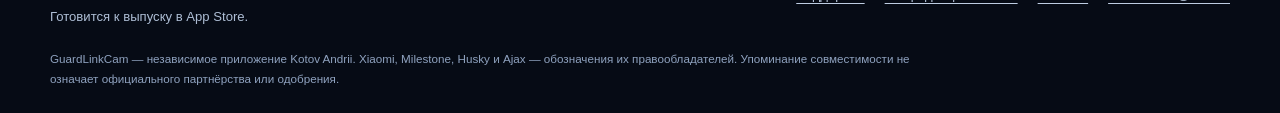
<file: terms/index.html>
<!doctype html>
<html lang="ru"><head><meta charset="utf-8"><meta name="viewport" content="width=device-width,initial-scale=1"><meta name="color-scheme" content="dark"><meta name="theme-color" content="#060b15"><title>Условия использования — GuardLinkCam</title><meta name="description" content="Стандартная лицензия Apple и сведения об использовании GuardLinkCam."><link rel="canonical" href="https://guardlinkcam.guardlink-app.com/terms/"><link rel="alternate" hreflang="ru" href="https://guardlinkcam.guardlink-app.com/terms/"><link rel="alternate" hreflang="en" href="https://guardlinkcam.guardlink-app.com/en/terms/"><link rel="alternate" hreflang="x-default" href="https://guardlinkcam.guardlink-app.com/terms/"><link rel="icon" href="/assets/icon.png" type="image/png"><link rel="apple-touch-icon" href="/assets/icon.png"><link rel="stylesheet" href="/assets/site.css"><meta property="og:title" content="Условия использования — GuardLinkCam"><meta property="og:description" content="Стандартная лицензия Apple и сведения об использовании GuardLinkCam."><meta property="og:type" content="website"><meta property="og:url" content="https://guardlinkcam.guardlink-app.com/terms/"><meta property="og:image" content="https://guardlinkcam.guardlink-app.com/assets/icon.png"></head><body>
<a class="skip" href="#main">К содержанию</a><header class="header"><nav class="wrap nav" aria-label="Основная навигация"><a class="brand" href="/"><img src="/assets/icon.png" alt="" width="43" height="43">GuardLinkCam</a><div class="navlinks"><a href="/">Обзор</a><a href="/support/">Поддержка</a><a href="/privacy/">Конфиденциальность</a><a class="lang" href="/en/terms/" lang="en" hreflang="en">English</a></div></nav></header>
<main id="main"><div class="page-hero"><div class="wrap"><p class="eyebrow">GuardLinkCam</p><h1>Условия использования</h1><p>Стандартная лицензия Apple и сведения об использовании GuardLinkCam.</p><span class="page-meta">Обновлено: 10 ноября 2026 · Kotov Andrii</span></div></div><div class="wrap document"><aside class="contents" aria-label="На этой странице"><strong>На этой странице</strong><a href="#license">Стандартная лицензия Apple</a><a href="#authorized">Разрешённый доступ</a><a href="#availability">Возможности и ограничения</a><a href="#privacy">Данные и связь</a></aside><div class="prose"><section aria-labelledby="license"><h2 id="license">Стандартная лицензия Apple</h2><p>Для версии GuardLinkCam, распространяемой через App Store, применяется <a href="https://www.apple.com/legal/internet-services/itunes/dev/stdeula/">стандартное лицензионное соглашение Apple (Standard EULA)</a>. Отдельная пользовательская EULA разработчика не предоставляется. Эта страница содержит сведения о продукте и его использовании; она не подменяет стандартную лицензию Apple.</p><p>Разработчик и поставщик приложения: <strong>Kotov Andrii</strong>. Контакт: <a href="mailto:Andreikotov@ukr.net">Andreikotov@ukr.net</a>.</p></section><section aria-labelledby="authorized"><h2 id="authorized">Разрешённый доступ</h2><p>Подключайте только камеры, серверы и аккаунты, которыми вы вправе пользоваться. Соблюдайте правила производителя и применимые требования к видеонаблюдению, записи, уведомлению людей и защите данных. Учётные данные чужого аккаунта без разрешения использовать нельзя.</p><p>Xiaomi, Ajax, Milestone и Husky принадлежат своим правообладателям. GuardLinkCam — независимое приложение и не заявляет официальное партнёрство, одобрение или универсальную совместимость. Доступ к внешним сервисам зависит от их правил, разрешений и технической доступности.</p></section><section aria-labelledby="availability"><h2 id="availability">Возможности и ограничения</h2><p>Планируется бесплатный выпуск без подписок, встроенных покупок и рекламы. Само приложение не включает оборудование, платные услуги производителей или настройку вашей сети.</p><p>Приложение не заменяет охранную систему или экстренные службы. Видео и события зависят от сети, оборудования, версии протокола и прав доступа. Ajax-рамка и локальный звук работают при активном приложении; стандартный выпуск не включает фоновые push. Не полагайтесь на него как на единственный способ обнаружения опасной ситуации.</p><p>Совместимость и отдельные функции могут изменяться при изменениях внешних сервисов. Общие положения о гарантии, ответственности и внешних сервисах определяются применимой Standard EULA и обязательными нормами закона.</p></section><section aria-labelledby="privacy"><h2 id="privacy">Данные и связь</h2><p>Обработка данных описана в <a href="/privacy/">политике конфиденциальности</a>. Удаление подключения из приложения не удаляет внешние аккаунты и записи. Вопросы и запросы можно направить по адресу <a href="mailto:Andreikotov@ukr.net">Andreikotov@ukr.net</a>; инструкции находятся на странице <a href="/support/">поддержки</a>.</p><p>Изображения демонстрационных камер вымышлены, созданы с помощью ИИ и используются только для иллюстрации.</p></section></div></div></main><footer class="footer"><div class="wrap"><div class="footer-top"><div>© 2026 Kotov Andrii<br>Готовится к выпуску в App Store.</div><div class="footer-links"><a href="/support/">Поддержка</a><a href="/privacy/">Конфиденциальность</a><a href="/terms/">Условия</a><a href="mailto:Andreikotov@ukr.net">Andreikotov@ukr.net</a></div></div><p class="footer-note">GuardLinkCam — независимое приложение Kotov Andrii. Xiaomi, Milestone, Husky и Ajax — обозначения их правообладателей. Упоминание совместимости не означает официального партнёрства или одобрения.</p></div></footer></body></html>
</file>
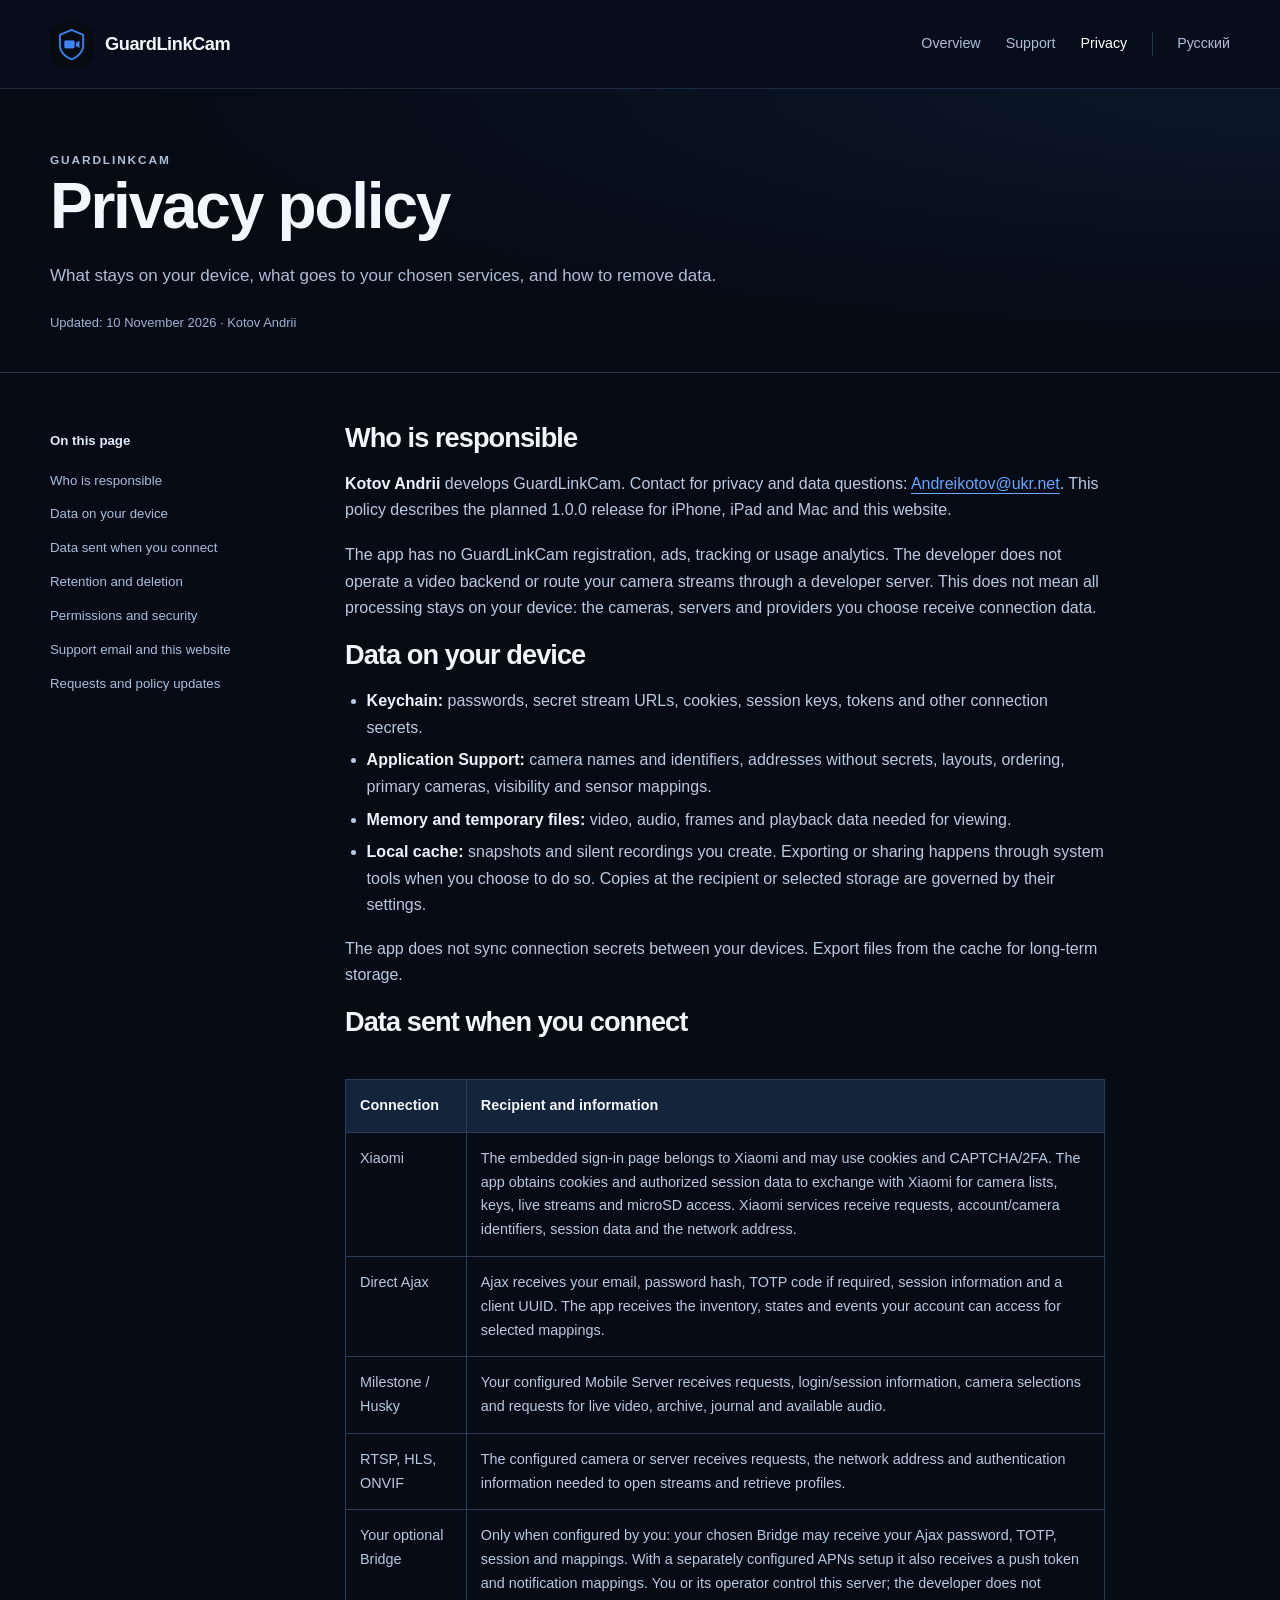
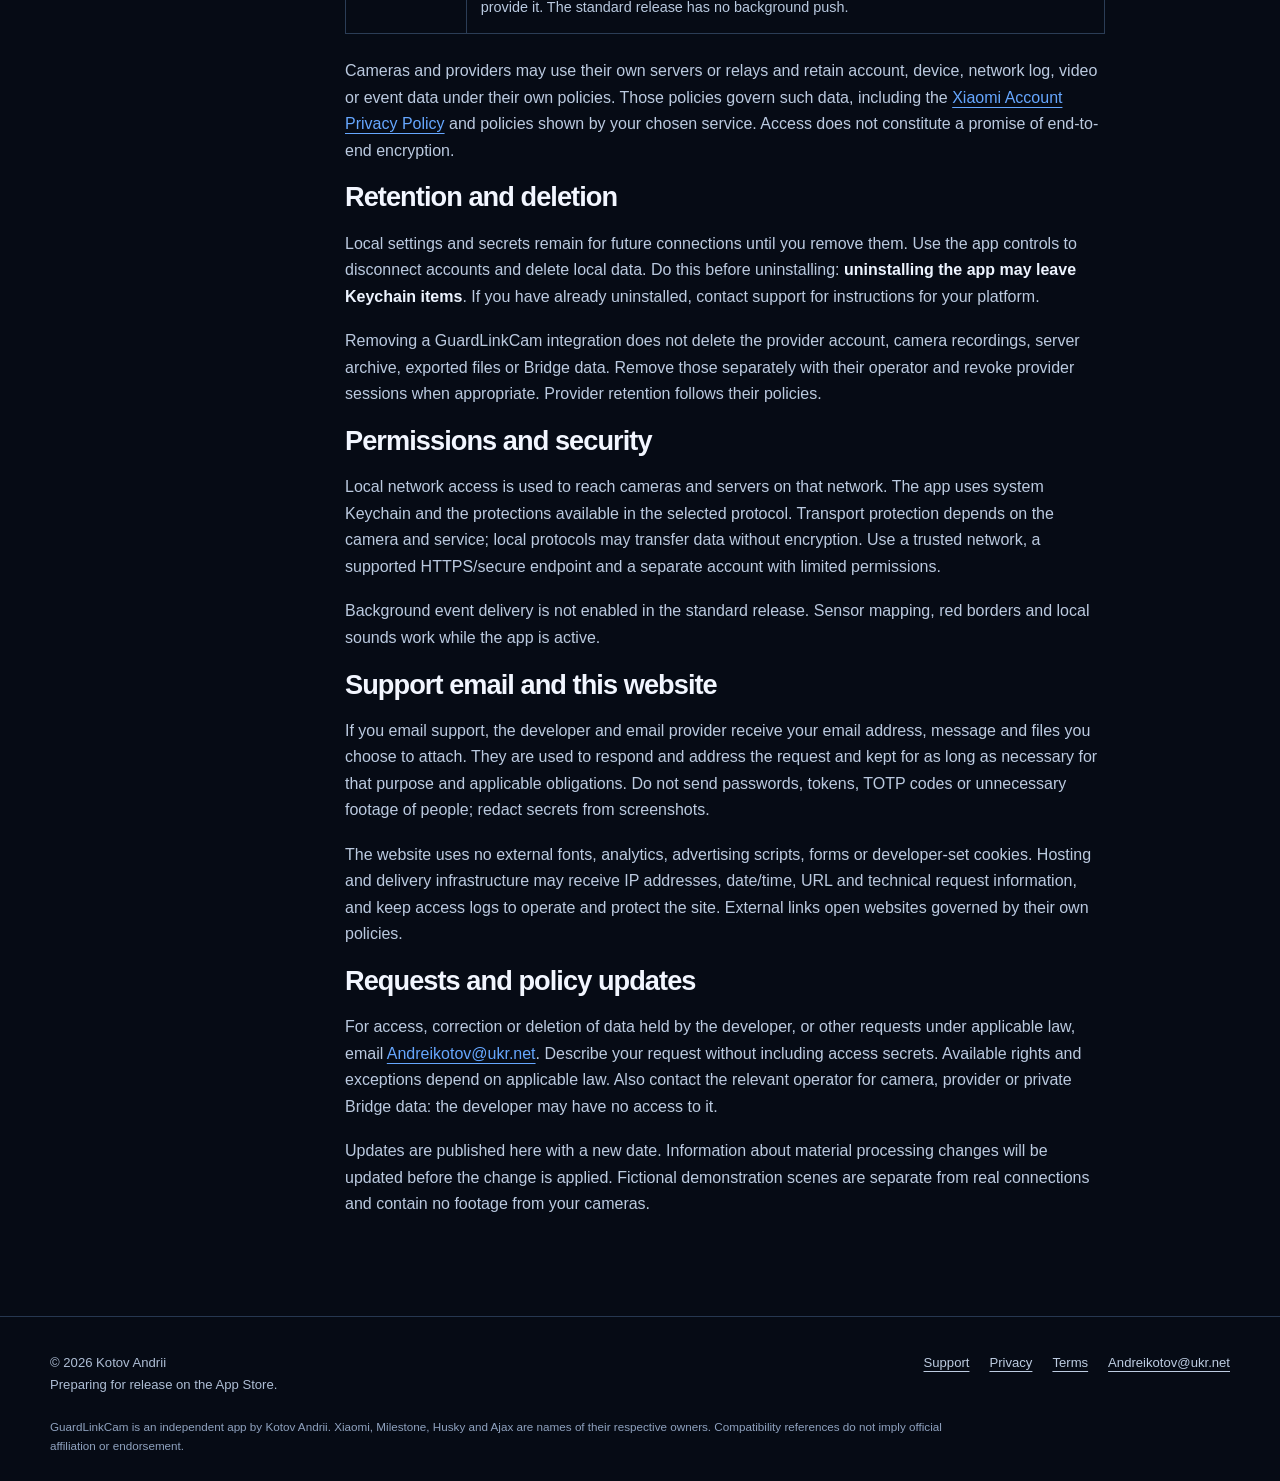
<file: en/privacy/index.html>
<!doctype html>
<html lang="en"><head><meta charset="utf-8"><meta name="viewport" content="width=device-width,initial-scale=1"><meta name="color-scheme" content="dark"><meta name="theme-color" content="#060b15"><title>Privacy policy — GuardLinkCam</title><meta name="description" content="What stays on your device, what goes to your chosen services, and how to remove data."><link rel="canonical" href="https://guardlinkcam.guardlink-app.com/en/privacy/"><link rel="alternate" hreflang="ru" href="https://guardlinkcam.guardlink-app.com/privacy/"><link rel="alternate" hreflang="en" href="https://guardlinkcam.guardlink-app.com/en/privacy/"><link rel="alternate" hreflang="x-default" href="https://guardlinkcam.guardlink-app.com/privacy/"><link rel="icon" href="/assets/icon.png" type="image/png"><link rel="apple-touch-icon" href="/assets/icon.png"><link rel="stylesheet" href="/assets/site.css"><meta property="og:title" content="Privacy policy — GuardLinkCam"><meta property="og:description" content="What stays on your device, what goes to your chosen services, and how to remove data."><meta property="og:type" content="website"><meta property="og:url" content="https://guardlinkcam.guardlink-app.com/en/privacy/"><meta property="og:image" content="https://guardlinkcam.guardlink-app.com/assets/icon.png"></head><body>
<a class="skip" href="#main">Skip to content</a><header class="header"><nav class="wrap nav" aria-label="Main navigation"><a class="brand" href="/en/"><img src="/assets/icon.png" alt="" width="43" height="43">GuardLinkCam</a><div class="navlinks"><a href="/en/">Overview</a><a href="/en/support/">Support</a><a href="/en/privacy/" aria-current="page">Privacy</a><a class="lang" href="/privacy/" lang="ru" hreflang="ru">Русский</a></div></nav></header>
<main id="main"><div class="page-hero"><div class="wrap"><p class="eyebrow">GuardLinkCam</p><h1>Privacy policy</h1><p>What stays on your device, what goes to your chosen services, and how to remove data.</p><span class="page-meta">Updated: 10 November 2026 · Kotov Andrii</span></div></div><div class="wrap document"><aside class="contents" aria-label="On this page"><strong>On this page</strong><a href="#scope">Who is responsible</a><a href="#local">Data on your device</a><a href="#connections">Data sent when you connect</a><a href="#retention">Retention and deletion</a><a href="#permissions">Permissions and security</a><a href="#support-site">Support email and this website</a><a href="#rights">Requests and policy updates</a></aside><div class="prose"><section aria-labelledby="scope"><h2 id="scope">Who is responsible</h2><p><strong>Kotov Andrii</strong> develops GuardLinkCam. Contact for privacy and data questions: <a href="mailto:Andreikotov@ukr.net">Andreikotov@ukr.net</a>. This policy describes the planned 1.0.0 release for iPhone, iPad and Mac and this website.</p><p>The app has no GuardLinkCam registration, ads, tracking or usage analytics. The developer does not operate a video backend or route your camera streams through a developer server. This does not mean all processing stays on your device: the cameras, servers and providers you choose receive connection data.</p></section><section aria-labelledby="local"><h2 id="local">Data on your device</h2><ul><li><strong>Keychain:</strong> passwords, secret stream URLs, cookies, session keys, tokens and other connection secrets.</li><li><strong>Application Support:</strong> camera names and identifiers, addresses without secrets, layouts, ordering, primary cameras, visibility and sensor mappings.</li><li><strong>Memory and temporary files:</strong> video, audio, frames and playback data needed for viewing.</li><li><strong>Local cache:</strong> snapshots and silent recordings you create. Exporting or sharing happens through system tools when you choose to do so. Copies at the recipient or selected storage are governed by their settings.</li></ul><p>The app does not sync connection secrets between your devices. Export files from the cache for long-term storage.</p></section><section aria-labelledby="connections"><h2 id="connections">Data sent when you connect</h2><div class="table-scroll"><table><thead><tr><th>Connection</th><th>Recipient and information</th></tr></thead><tbody><tr><td>Xiaomi</td><td>The embedded sign-in page belongs to Xiaomi and may use cookies and CAPTCHA/2FA. The app obtains cookies and authorized session data to exchange with Xiaomi for camera lists, keys, live streams and microSD access. Xiaomi services receive requests, account/camera identifiers, session data and the network address.</td></tr><tr><td>Direct Ajax</td><td>Ajax receives your email, password hash, TOTP code if required, session information and a client UUID. The app receives the inventory, states and events your account can access for selected mappings.</td></tr><tr><td>Milestone / Husky</td><td>Your configured Mobile Server receives requests, login/session information, camera selections and requests for live video, archive, journal and available audio.</td></tr><tr><td>RTSP, HLS, ONVIF</td><td>The configured camera or server receives requests, the network address and authentication information needed to open streams and retrieve profiles.</td></tr><tr><td>Your optional Bridge</td><td>Only when configured by you: your chosen Bridge may receive your Ajax password, TOTP, session and mappings. With a separately configured APNs setup it also receives a push token and notification mappings. You or its operator control this server; the developer does not provide it. The standard release has no background push.</td></tr></tbody></table></div><p>Cameras and providers may use their own servers or relays and retain account, device, network log, video or event data under their own policies. Those policies govern such data, including the <a href="https://privacy.mi.com/globalmiaccount/en_US/">Xiaomi Account Privacy Policy</a> and policies shown by your chosen service. Access does not constitute a promise of end-to-end encryption.</p></section><section aria-labelledby="retention"><h2 id="retention">Retention and deletion</h2><p>Local settings and secrets remain for future connections until you remove them. Use the app controls to disconnect accounts and delete local data. Do this before uninstalling: <strong>uninstalling the app may leave Keychain items</strong>. If you have already uninstalled, contact support for instructions for your platform.</p><p>Removing a GuardLinkCam integration does not delete the provider account, camera recordings, server archive, exported files or Bridge data. Remove those separately with their operator and revoke provider sessions when appropriate. Provider retention follows their policies.</p></section><section aria-labelledby="permissions"><h2 id="permissions">Permissions and security</h2><p>Local network access is used to reach cameras and servers on that network. The app uses system Keychain and the protections available in the selected protocol. Transport protection depends on the camera and service; local protocols may transfer data without encryption. Use a trusted network, a supported HTTPS/secure endpoint and a separate account with limited permissions.</p><p>Background event delivery is not enabled in the standard release. Sensor mapping, red borders and local sounds work while the app is active.</p></section><section aria-labelledby="support-site"><h2 id="support-site">Support email and this website</h2><p>If you email support, the developer and email provider receive your email address, message and files you choose to attach. They are used to respond and address the request and kept for as long as necessary for that purpose and applicable obligations. Do not send passwords, tokens, TOTP codes or unnecessary footage of people; redact secrets from screenshots.</p><p>The website uses no external fonts, analytics, advertising scripts, forms or developer-set cookies. Hosting and delivery infrastructure may receive IP addresses, date/time, URL and technical request information, and keep access logs to operate and protect the site. External links open websites governed by their own policies.</p></section><section aria-labelledby="rights"><h2 id="rights">Requests and policy updates</h2><p>For access, correction or deletion of data held by the developer, or other requests under applicable law, email <a href="mailto:Andreikotov@ukr.net">Andreikotov@ukr.net</a>. Describe your request without including access secrets. Available rights and exceptions depend on applicable law. Also contact the relevant operator for camera, provider or private Bridge data: the developer may have no access to it.</p><p>Updates are published here with a new date. Information about material processing changes will be updated before the change is applied. Fictional demonstration scenes are separate from real connections and contain no footage from your cameras.</p></section></div></div></main><footer class="footer"><div class="wrap"><div class="footer-top"><div>© 2026 Kotov Andrii<br>Preparing for release on the App Store.</div><div class="footer-links"><a href="/en/support/">Support</a><a href="/en/privacy/">Privacy</a><a href="/en/terms/">Terms</a><a href="mailto:Andreikotov@ukr.net">Andreikotov@ukr.net</a></div></div><p class="footer-note">GuardLinkCam is an independent app by Kotov Andrii. Xiaomi, Milestone, Husky and Ajax are names of their respective owners. Compatibility references do not imply official affiliation or endorsement.</p></div></footer></body></html>
</file>
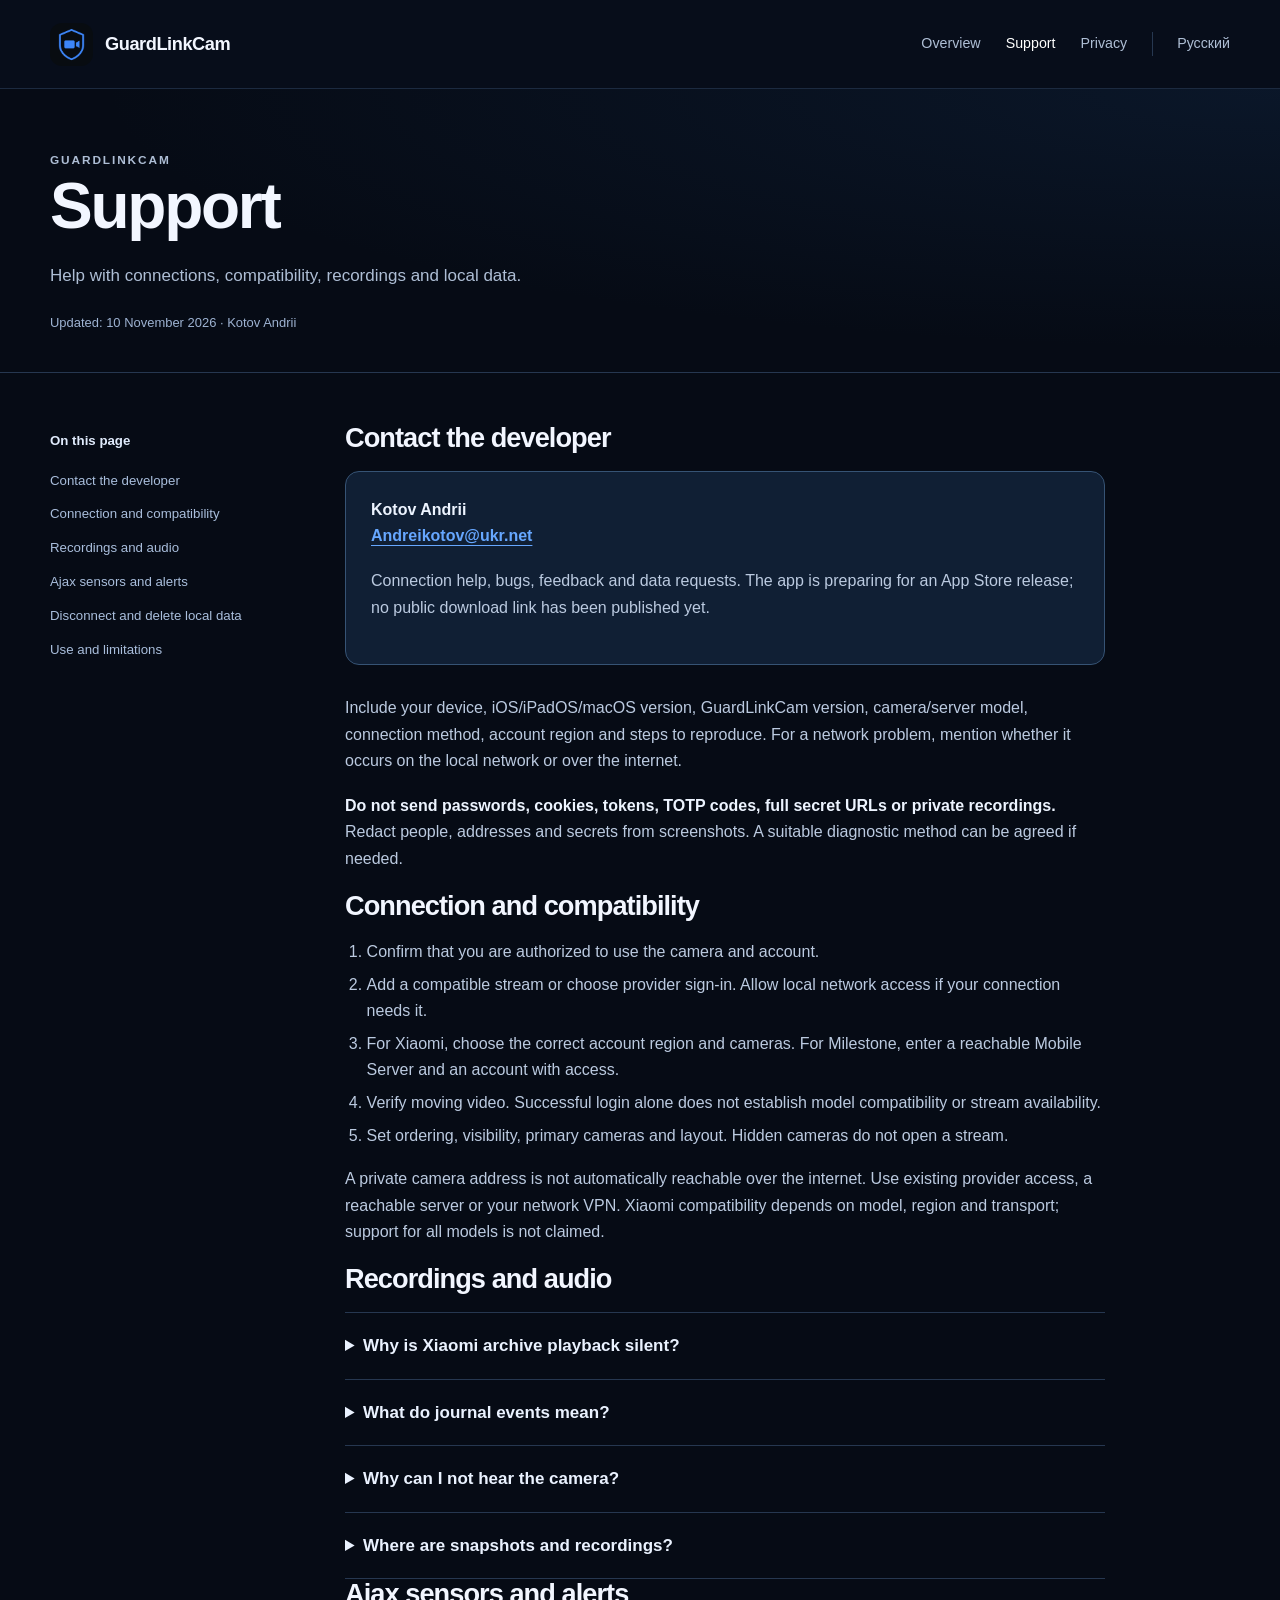
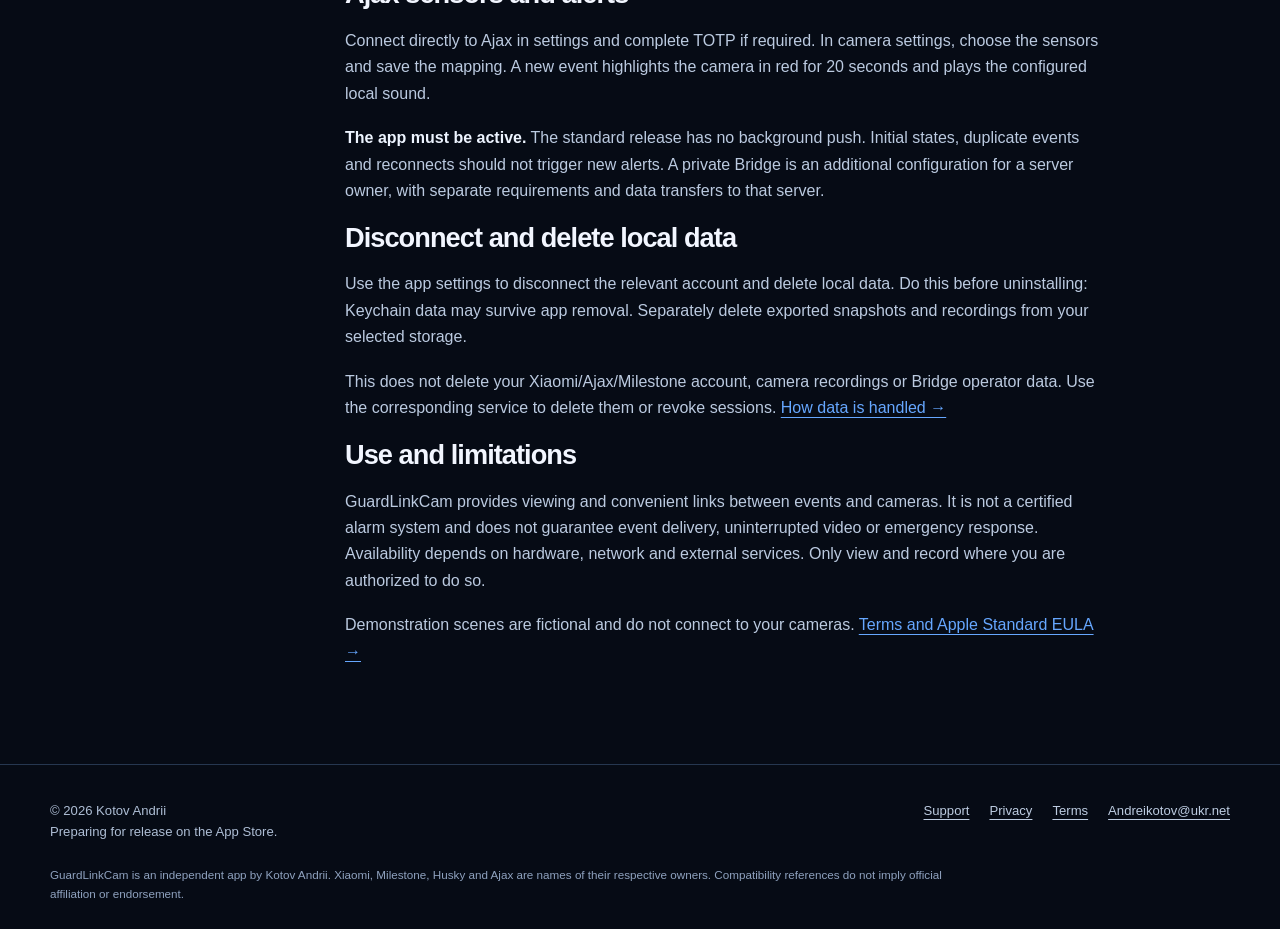
<file: en/support/index.html>
<!doctype html>
<html lang="en"><head><meta charset="utf-8"><meta name="viewport" content="width=device-width,initial-scale=1"><meta name="color-scheme" content="dark"><meta name="theme-color" content="#060b15"><title>Support — GuardLinkCam</title><meta name="description" content="Help with connections, compatibility, recordings and local data."><link rel="canonical" href="https://guardlinkcam.guardlink-app.com/en/support/"><link rel="alternate" hreflang="ru" href="https://guardlinkcam.guardlink-app.com/support/"><link rel="alternate" hreflang="en" href="https://guardlinkcam.guardlink-app.com/en/support/"><link rel="alternate" hreflang="x-default" href="https://guardlinkcam.guardlink-app.com/support/"><link rel="icon" href="/assets/icon.png" type="image/png"><link rel="apple-touch-icon" href="/assets/icon.png"><link rel="stylesheet" href="/assets/site.css"><meta property="og:title" content="Support — GuardLinkCam"><meta property="og:description" content="Help with connections, compatibility, recordings and local data."><meta property="og:type" content="website"><meta property="og:url" content="https://guardlinkcam.guardlink-app.com/en/support/"><meta property="og:image" content="https://guardlinkcam.guardlink-app.com/assets/icon.png"></head><body>
<a class="skip" href="#main">Skip to content</a><header class="header"><nav class="wrap nav" aria-label="Main navigation"><a class="brand" href="/en/"><img src="/assets/icon.png" alt="" width="43" height="43">GuardLinkCam</a><div class="navlinks"><a href="/en/">Overview</a><a href="/en/support/" aria-current="page">Support</a><a href="/en/privacy/">Privacy</a><a class="lang" href="/support/" lang="ru" hreflang="ru">Русский</a></div></nav></header>
<main id="main"><div class="page-hero"><div class="wrap"><p class="eyebrow">GuardLinkCam</p><h1>Support</h1><p>Help with connections, compatibility, recordings and local data.</p><span class="page-meta">Updated: 10 November 2026 · Kotov Andrii</span></div></div><div class="wrap document"><aside class="contents" aria-label="On this page"><strong>On this page</strong><a href="#contact">Contact the developer</a><a href="#start">Connection and compatibility</a><a href="#archive">Recordings and audio</a><a href="#ajax">Ajax sensors and alerts</a><a href="#data">Disconnect and delete local data</a><a href="#limits">Use and limitations</a></aside><div class="prose"><section aria-labelledby="contact"><h2 id="contact">Contact the developer</h2><div class="contact"><p><strong>Kotov Andrii</strong><br><a class="inline-link" href="mailto:Andreikotov@ukr.net">Andreikotov@ukr.net</a></p><p>Connection help, bugs, feedback and data requests. The app is preparing for an App Store release; no public download link has been published yet.</p></div><p>Include your device, iOS/iPadOS/macOS version, GuardLinkCam version, camera/server model, connection method, account region and steps to reproduce. For a network problem, mention whether it occurs on the local network or over the internet.</p><p><strong>Do not send passwords, cookies, tokens, TOTP codes, full secret URLs or private recordings.</strong> Redact people, addresses and secrets from screenshots. A suitable diagnostic method can be agreed if needed.</p></section><section aria-labelledby="start"><h2 id="start">Connection and compatibility</h2><ol><li>Confirm that you are authorized to use the camera and account.</li><li>Add a compatible stream or choose provider sign-in. Allow local network access if your connection needs it.</li><li>For Xiaomi, choose the correct account region and cameras. For Milestone, enter a reachable Mobile Server and an account with access.</li><li>Verify moving video. Successful login alone does not establish model compatibility or stream availability.</li><li>Set ordering, visibility, primary cameras and layout. Hidden cameras do not open a stream.</li></ol><p>A private camera address is not automatically reachable over the internet. Use existing provider access, a reachable server or your network VPN. Xiaomi compatibility depends on model, region and transport; support for all models is not claimed.</p></section><section aria-labelledby="archive"><h2 id="archive">Recordings and audio</h2><details class="faq"><summary>Why is Xiaomi archive playback silent?</summary><p>The current implementation plays microSD recordings without audio. Playback speed and seeking vary by model. Xiaomi paid cloud archive access is not included.</p></details><details class="faq"><summary>What do journal events mean?</summary><p>Milestone shows motion intervals supplied by the server. Xiaomi microSD marks refer to an entire segment and do not confirm an exact motion moment within it.</p></details><details class="faq"><summary>Why can I not hear the camera?</summary><p>Live audio depends on the model and codec. Compatible Xiaomi streams use G.711, PCM or Opus. Milestone requires an available microphone and access rights. RTSP audio is not supported. Manual local recordings are always silent.</p></details><details class="faq"><summary>Where are snapshots and recordings?</summary><p>They are stored in a local cache. Use system export to keep a long-term copy in your chosen location. The system may clear cached files.</p></details></section><section aria-labelledby="ajax"><h2 id="ajax">Ajax sensors and alerts</h2><p>Connect directly to Ajax in settings and complete TOTP if required. In camera settings, choose the sensors and save the mapping. A new event highlights the camera in red for 20 seconds and plays the configured local sound.</p><p><strong>The app must be active.</strong> The standard release has no background push. Initial states, duplicate events and reconnects should not trigger new alerts. A private Bridge is an additional configuration for a server owner, with separate requirements and data transfers to that server.</p></section><section aria-labelledby="data"><h2 id="data">Disconnect and delete local data</h2><p>Use the app settings to disconnect the relevant account and delete local data. Do this before uninstalling: Keychain data may survive app removal. Separately delete exported snapshots and recordings from your selected storage.</p><p>This does not delete your Xiaomi/Ajax/Milestone account, camera recordings or Bridge operator data. Use the corresponding service to delete them or revoke sessions. <a href="/en/privacy/">How data is handled →</a></p></section><section aria-labelledby="limits"><h2 id="limits">Use and limitations</h2><p>GuardLinkCam provides viewing and convenient links between events and cameras. It is not a certified alarm system and does not guarantee event delivery, uninterrupted video or emergency response. Availability depends on hardware, network and external services. Only view and record where you are authorized to do so.</p><p>Demonstration scenes are fictional and do not connect to your cameras. <a href="/en/terms/">Terms and Apple Standard EULA →</a></p></section></div></div></main><footer class="footer"><div class="wrap"><div class="footer-top"><div>© 2026 Kotov Andrii<br>Preparing for release on the App Store.</div><div class="footer-links"><a href="/en/support/">Support</a><a href="/en/privacy/">Privacy</a><a href="/en/terms/">Terms</a><a href="mailto:Andreikotov@ukr.net">Andreikotov@ukr.net</a></div></div><p class="footer-note">GuardLinkCam is an independent app by Kotov Andrii. Xiaomi, Milestone, Husky and Ajax are names of their respective owners. Compatibility references do not imply official affiliation or endorsement.</p></div></footer></body></html>
</file>
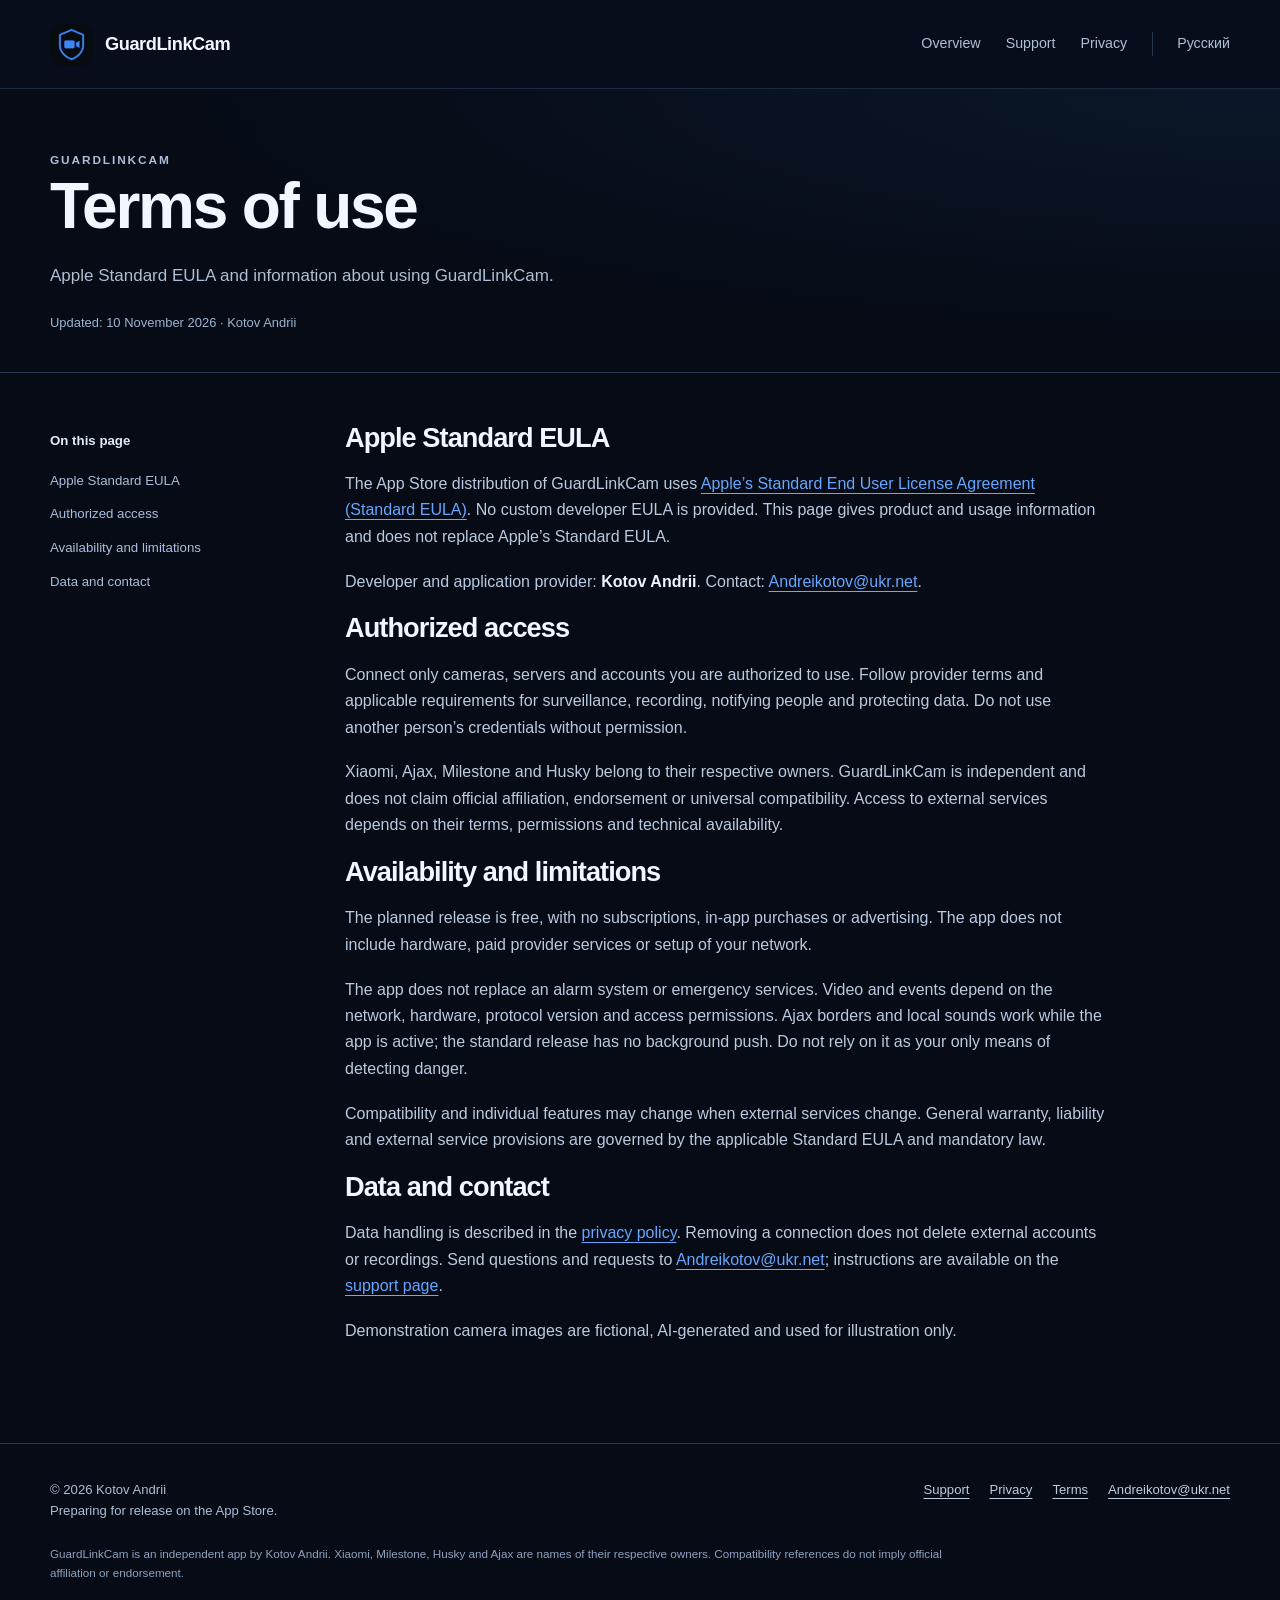
<file: en/terms/index.html>
<!doctype html>
<html lang="en"><head><meta charset="utf-8"><meta name="viewport" content="width=device-width,initial-scale=1"><meta name="color-scheme" content="dark"><meta name="theme-color" content="#060b15"><title>Terms of use — GuardLinkCam</title><meta name="description" content="Apple Standard EULA and information about using GuardLinkCam."><link rel="canonical" href="https://guardlinkcam.guardlink-app.com/en/terms/"><link rel="alternate" hreflang="ru" href="https://guardlinkcam.guardlink-app.com/terms/"><link rel="alternate" hreflang="en" href="https://guardlinkcam.guardlink-app.com/en/terms/"><link rel="alternate" hreflang="x-default" href="https://guardlinkcam.guardlink-app.com/terms/"><link rel="icon" href="/assets/icon.png" type="image/png"><link rel="apple-touch-icon" href="/assets/icon.png"><link rel="stylesheet" href="/assets/site.css"><meta property="og:title" content="Terms of use — GuardLinkCam"><meta property="og:description" content="Apple Standard EULA and information about using GuardLinkCam."><meta property="og:type" content="website"><meta property="og:url" content="https://guardlinkcam.guardlink-app.com/en/terms/"><meta property="og:image" content="https://guardlinkcam.guardlink-app.com/assets/icon.png"></head><body>
<a class="skip" href="#main">Skip to content</a><header class="header"><nav class="wrap nav" aria-label="Main navigation"><a class="brand" href="/en/"><img src="/assets/icon.png" alt="" width="43" height="43">GuardLinkCam</a><div class="navlinks"><a href="/en/">Overview</a><a href="/en/support/">Support</a><a href="/en/privacy/">Privacy</a><a class="lang" href="/terms/" lang="ru" hreflang="ru">Русский</a></div></nav></header>
<main id="main"><div class="page-hero"><div class="wrap"><p class="eyebrow">GuardLinkCam</p><h1>Terms of use</h1><p>Apple Standard EULA and information about using GuardLinkCam.</p><span class="page-meta">Updated: 10 November 2026 · Kotov Andrii</span></div></div><div class="wrap document"><aside class="contents" aria-label="On this page"><strong>On this page</strong><a href="#license">Apple Standard EULA</a><a href="#authorized">Authorized access</a><a href="#availability">Availability and limitations</a><a href="#privacy">Data and contact</a></aside><div class="prose"><section aria-labelledby="license"><h2 id="license">Apple Standard EULA</h2><p>The App Store distribution of GuardLinkCam uses <a href="https://www.apple.com/legal/internet-services/itunes/dev/stdeula/">Apple’s Standard End User License Agreement (Standard EULA)</a>. No custom developer EULA is provided. This page gives product and usage information and does not replace Apple’s Standard EULA.</p><p>Developer and application provider: <strong>Kotov Andrii</strong>. Contact: <a href="mailto:Andreikotov@ukr.net">Andreikotov@ukr.net</a>.</p></section><section aria-labelledby="authorized"><h2 id="authorized">Authorized access</h2><p>Connect only cameras, servers and accounts you are authorized to use. Follow provider terms and applicable requirements for surveillance, recording, notifying people and protecting data. Do not use another person’s credentials without permission.</p><p>Xiaomi, Ajax, Milestone and Husky belong to their respective owners. GuardLinkCam is independent and does not claim official affiliation, endorsement or universal compatibility. Access to external services depends on their terms, permissions and technical availability.</p></section><section aria-labelledby="availability"><h2 id="availability">Availability and limitations</h2><p>The planned release is free, with no subscriptions, in-app purchases or advertising. The app does not include hardware, paid provider services or setup of your network.</p><p>The app does not replace an alarm system or emergency services. Video and events depend on the network, hardware, protocol version and access permissions. Ajax borders and local sounds work while the app is active; the standard release has no background push. Do not rely on it as your only means of detecting danger.</p><p>Compatibility and individual features may change when external services change. General warranty, liability and external service provisions are governed by the applicable Standard EULA and mandatory law.</p></section><section aria-labelledby="privacy"><h2 id="privacy">Data and contact</h2><p>Data handling is described in the <a href="/en/privacy/">privacy policy</a>. Removing a connection does not delete external accounts or recordings. Send questions and requests to <a href="mailto:Andreikotov@ukr.net">Andreikotov@ukr.net</a>; instructions are available on the <a href="/en/support/">support page</a>.</p><p>Demonstration camera images are fictional, AI-generated and used for illustration only.</p></section></div></div></main><footer class="footer"><div class="wrap"><div class="footer-top"><div>© 2026 Kotov Andrii<br>Preparing for release on the App Store.</div><div class="footer-links"><a href="/en/support/">Support</a><a href="/en/privacy/">Privacy</a><a href="/en/terms/">Terms</a><a href="mailto:Andreikotov@ukr.net">Andreikotov@ukr.net</a></div></div><p class="footer-note">GuardLinkCam is an independent app by Kotov Andrii. Xiaomi, Milestone, Husky and Ajax are names of their respective owners. Compatibility references do not imply official affiliation or endorsement.</p></div></footer></body></html>
</file>
<file: assets/site.css>
:root{color-scheme:dark;--bg:#060b15;--surface:#0d1524;--surface2:#111e32;--line:#263750;--text:#f2f6ff;--muted:#aebed5;--blue:#66a7ff;--accent:#3a84ff;--green:#7ce7b1;--max:1180px}
*{box-sizing:border-box}html{scroll-behavior:smooth;scroll-padding-top:110px}body{margin:0;background:var(--bg);color:var(--text);font:17px/1.65 -apple-system,BlinkMacSystemFont,"Segoe UI",sans-serif}a{color:var(--blue);text-underline-offset:4px}a:hover{color:#b3d2ff}a:focus-visible,summary:focus-visible{outline:3px solid #c1dbff;outline-offset:5px;border-radius:4px}img{max-width:100%;display:block}h1,h2,h3,p{margin-top:0}h1,h2,h3{line-height:1.12;letter-spacing:-.035em}h1{font-size:clamp(2.7rem,6vw,5.25rem);font-weight:720}h2{font-size:clamp(2rem,4vw,3.05rem)}h3{font-size:1.3rem;letter-spacing:-.02em}p{margin-bottom:1.15rem}ul,ol{padding-left:1.35rem}li+li{margin-top:.4rem}.wrap{width:min(var(--max),calc(100% - 64px));margin:auto}.skip{position:fixed;left:20px;top:-100px;z-index:20;padding:12px 20px;background:#fff;color:#07101f}.skip:focus{top:15px}.header{border-bottom:1px solid #1c2a40;background:#080e1beF;position:sticky;top:0;z-index:10;backdrop-filter:blur(16px)}.nav{min-height:88px;display:flex;align-items:center;justify-content:space-between;gap:24px}.brand{display:inline-flex;align-items:center;gap:12px;color:var(--text);font-size:1.14rem;font-weight:700;text-decoration:none;letter-spacing:-.025em}.brand img{width:43px;height:43px;border-radius:12px}.navlinks{display:flex;align-items:center;gap:25px;font-size:.89rem}.navlinks a{text-decoration:none;color:var(--muted)}.navlinks a[aria-current=page]{color:#fff}.lang{border-left:1px solid var(--line);padding-left:24px}.eyebrow{font-size:.74rem;letter-spacing:.16em;font-weight:750;text-transform:uppercase;color:var(--blue);margin:0 0 22px}.pill{display:inline-flex;align-items:center;gap:8px;color:#bcd7ff;font-size:.75rem;letter-spacing:.07em;text-transform:uppercase;padding:6px 11px;border:1px solid #31517d;border-radius:99px;background:#10223d}.pill:before{content:"";width:6px;height:6px;border-radius:50%;background:var(--blue)}.hero{padding:85px 0 64px;position:relative;overflow:hidden;background:radial-gradient(ellipse at 73% 30%,#102a522e,transparent 60%)}.hero-grid{display:grid;grid-template-columns:1fr 1.08fr;align-items:center;gap:58px}.hero .pill{margin-bottom:28px}.hero h1{margin-bottom:26px}.hero h1 span{color:var(--blue)}.lede{color:var(--muted);font-size:1.14rem;max-width:620px}.actions{display:flex;flex-wrap:wrap;gap:14px;margin:30px 0 18px}.button{display:inline-flex;align-items:center;justify-content:center;min-height:48px;padding:11px 21px;border-radius:10px;background:var(--accent);color:#fff;font-size:.94rem;font-weight:650;text-decoration:none;border:1px solid #5697ff}.button:hover{background:#5596ff;color:#fff}.button.secondary{background:#0c1626;border:1px solid #33465f;color:#d7e5fa}.small{font-size:.83rem;color:var(--muted)}.platforms{display:flex;gap:16px;flex-wrap:wrap;font-size:.84rem;color:#a8bad4}.platforms span+span:before{content:"/";margin-right:16px;color:#4a617e}.wall{margin:0;border:1px solid #3b5270;border-radius:20px;background:#080e18;padding:12px;box-shadow:0 25px 80px #0008;transform:perspective(1300px) rotateY(-5deg)}.wall-top{display:flex;align-items:center;justify-content:space-between;padding:5px 6px 15px;gap:12px;font-size:.75rem;color:#b7c8e0}.wall-brand{display:flex;align-items:center;gap:8px;color:#f0f6ff;font-weight:650}.wall-brand:before{content:"";width:7px;height:7px;border:2px solid #78b6ff;border-radius:3px}.wall-grid{display:grid;grid-template-columns:1fr 1fr;gap:8px}.tile{position:relative;aspect-ratio:16/11;overflow:hidden;background:#172236;border:1px solid #2a3c53;border-radius:8px}.tile img{height:100%;width:100%;object-fit:contain}.tile:after{content:"";position:absolute;inset:0;background:linear-gradient(transparent 45%,#02060ddb)}.tile .camera-label{position:absolute;bottom:10px;left:11px;z-index:1;font-size:.73rem;font-weight:650}.tile .tag{position:absolute;top:8px;left:8px;z-index:1;font-size:.54rem;color:#edffff;background:#07111cce;border:1px solid #59738f;padding:2px 5px;border-radius:3px;letter-spacing:.05em}.tile.alert{border:2px solid #ff6b76}.tile.alert .camera-label:before{content:"!";display:inline-block;background:#ff6470;color:#18060a;border-radius:50%;width:15px;height:15px;line-height:15px;text-align:center;margin-right:5px}.wall-bottom{padding:12px 5px 2px;color:#c0d0e6;font-size:.68rem;display:flex;justify-content:space-between;gap:10px}.wall-caption{font-size:.74rem;line-height:1.55;color:#90a3bf;margin:17px 12px 0}.metrics{display:grid;grid-template-columns:repeat(3,1fr);border-top:1px solid var(--line);border-bottom:1px solid var(--line);margin-top:50px}.metric{padding:24px 28px}.metric:first-child{padding-left:0}.metric+.metric{border-left:1px solid var(--line)}.metric strong{display:block;font-size:1.23rem;line-height:1.3;letter-spacing:-.02em}.metric span{font-size:.8rem;color:var(--muted)}.section{padding:82px 0}.section.tint{background:#0a1120;border-block:1px solid #18263b}.section-head{display:flex;align-items:end;justify-content:space-between;gap:32px;margin-bottom:34px}.section-head h2{max-width:660px;margin-bottom:0}.section-head p{max-width:360px;margin-bottom:0;color:var(--muted)}.cards{display:grid;grid-template-columns:repeat(3,1fr);gap:18px}.card{padding:28px;background:linear-gradient(135deg,#111e31,#0c1523);border:1px solid #26364e;border-radius:16px}.card .number{display:block;margin-bottom:30px;color:#6faeff;font-size:.8rem;font-weight:750}.card p{font-size:.94rem;color:var(--muted);margin-bottom:0}.feature-row{display:grid;grid-template-columns:.8fr 1.2fr;gap:80px}.feature-list{display:grid;gap:0}.feature-item{padding:22px 0;border-bottom:1px solid var(--line)}.feature-item:first-child{padding-top:0}.feature-item h3{margin-bottom:10px}.feature-item p{color:var(--muted);font-size:.97rem;margin:0}.note{padding:22px 25px;background:#101f34;border:1px solid #365374;border-radius:12px;color:#bfd1eb;font-size:.93rem}.note p:last-child{margin-bottom:0}.cta{border:1px solid #3a5d8e;background:radial-gradient(ellipse at 90% 100%,#214c8138,transparent 80%),#0e1b2e;border-radius:20px;padding:42px;display:flex;align-items:center;justify-content:space-between;gap:35px}.cta h2{font-size:2rem;margin-bottom:12px}.cta p{color:var(--muted);margin:0;max-width:680px}.cta .button{flex-shrink:0}.footer{border-top:1px solid var(--line);padding:35px 0 25px;color:var(--muted);font-size:.82rem}.footer-top{display:flex;justify-content:space-between;gap:24px;flex-wrap:wrap}.footer-links{display:flex;gap:20px;flex-wrap:wrap}.footer-links a{color:#bdcce1}.footer-note{font-size:.73rem;color:#8fa2bf;margin:22px 0 0;max-width:900px}.page-hero{padding:62px 0 38px;border-bottom:1px solid var(--line);background:radial-gradient(ellipse at top right,#17376044,transparent 65%)}.page-hero h1{font-size:clamp(2.6rem,5vw,4rem);margin-bottom:20px;max-width:850px}.page-hero p{max-width:780px;color:var(--muted);margin-bottom:0}.page-meta{font-size:.81rem;display:block;margin-top:22px;color:#9eb3d2}.document{display:grid;grid-template-columns:230px minmax(0,760px);gap:65px;padding:50px 0 80px;align-items:start}.contents{position:sticky;top:120px;padding-top:7px;font-size:.83rem}.contents strong{display:block;color:#e0ebfc;margin-bottom:12px}.contents a{display:block;padding:6px 0;text-decoration:none;color:#a9bedc}.prose h2{font-size:1.7rem;margin:40px 0 18px}.prose h2:first-child{margin-top:0}.prose h3{font-size:1.15rem;margin:26px 0 12px}.prose p,.prose li{color:#bbcae0;font-size:1rem}.prose strong{color:#edf4ff}.prose table{width:100%;border-collapse:collapse;margin:24px 0;font-size:.9rem}.prose th,.prose td{text-align:left;vertical-align:top;padding:14px;border:1px solid #2b3d56}.prose th{background:#14243b;color:#f3f7ff}.prose td{color:#b9c9df}.table-scroll{overflow-x:auto}.contact{padding:25px;background:#101f34;border:1px solid #365374;border-radius:14px;margin-bottom:30px}.contact h2{margin-top:0}.contact a{overflow-wrap:anywhere}.faq{border-block-start:1px solid var(--line);padding:20px 0}.faq:last-child{border-bottom:1px solid var(--line)}.faq summary{font-weight:650;cursor:pointer;color:#eaf2ff;line-height:1.5}.faq p{margin:18px 0 0}.status{color:#a4c6ff}.inline-link{font-weight:650}
@media(max-width:1000px){.hero-grid{grid-template-columns:1fr;gap:44px}.hero h1{max-width:800px}.hero{padding-top:56px}.wall{max-width:700px;transform:none}.hero-grid>div:first-child{max-width:780px}.feature-row{gap:40px}.document{gap:35px;grid-template-columns:190px minmax(0,1fr)}}
@media(max-width:720px){body{font-size:16px}.wrap{width:calc(100% - 36px)}.nav{min-height:76px;gap:16px;flex-wrap:wrap;padding:15px 0}.brand img{width:36px;height:36px;border-radius:10px}.brand{font-size:1.04rem}.navlinks{gap:16px;font-size:.79rem;width:100%;justify-content:space-between}.lang{padding-left:16px}.hero{padding:42px 0}.hero-grid{gap:32px}.hero h1{font-size:clamp(2.6rem,11vw,4rem)}.lede{font-size:1.04rem}.wall{padding:8px;border-radius:15px}.wall-top{font-size:.67rem}.tile .camera-label{font-size:.62rem;bottom:7px;left:7px}.wall-bottom{font-size:.6rem}.wall-caption{font-size:.69rem}.metrics{grid-template-columns:1fr;margin-top:35px}.metric,.metric:first-child{padding:18px 0}.metric+.metric{border-left:0;border-top:1px solid var(--line)}.metric strong{font-size:1.1rem}.section{padding:55px 0}.section-head{display:block}.section-head p{margin-top:20px;max-width:none}.cards{grid-template-columns:1fr}.card{padding:24px}.card .number{margin-bottom:18px}.feature-row{grid-template-columns:1fr;gap:25px}.cta{padding:27px;display:block}.cta .button{margin-top:25px}.document{display:block;padding-top:30px}.contents{position:static;border-bottom:1px solid var(--line);padding:0 0 24px;margin-bottom:32px}.contents a{display:inline-block;margin-right:17px}.page-hero{padding-top:42px}.page-hero h1{font-size:2.6rem}.prose th,.prose td{padding:10px;min-width:150px}.footer-top{display:block}.footer-links{margin-top:15px;gap:16px}.actions .button{flex-grow:1}.feature-row h2{margin-bottom:10px}}
@media(prefers-reduced-motion:reduce){html{scroll-behavior:auto}}@media print{.header,.footer,.contents,.actions{display:none}body{background:#fff;color:#000}.prose p,.prose li,.prose td,.page-hero p{color:#222}.document{display:block}.wrap{width:100%}a{color:#123c70}.note{border:1px solid #777;background:none;color:#222}}
</file>
